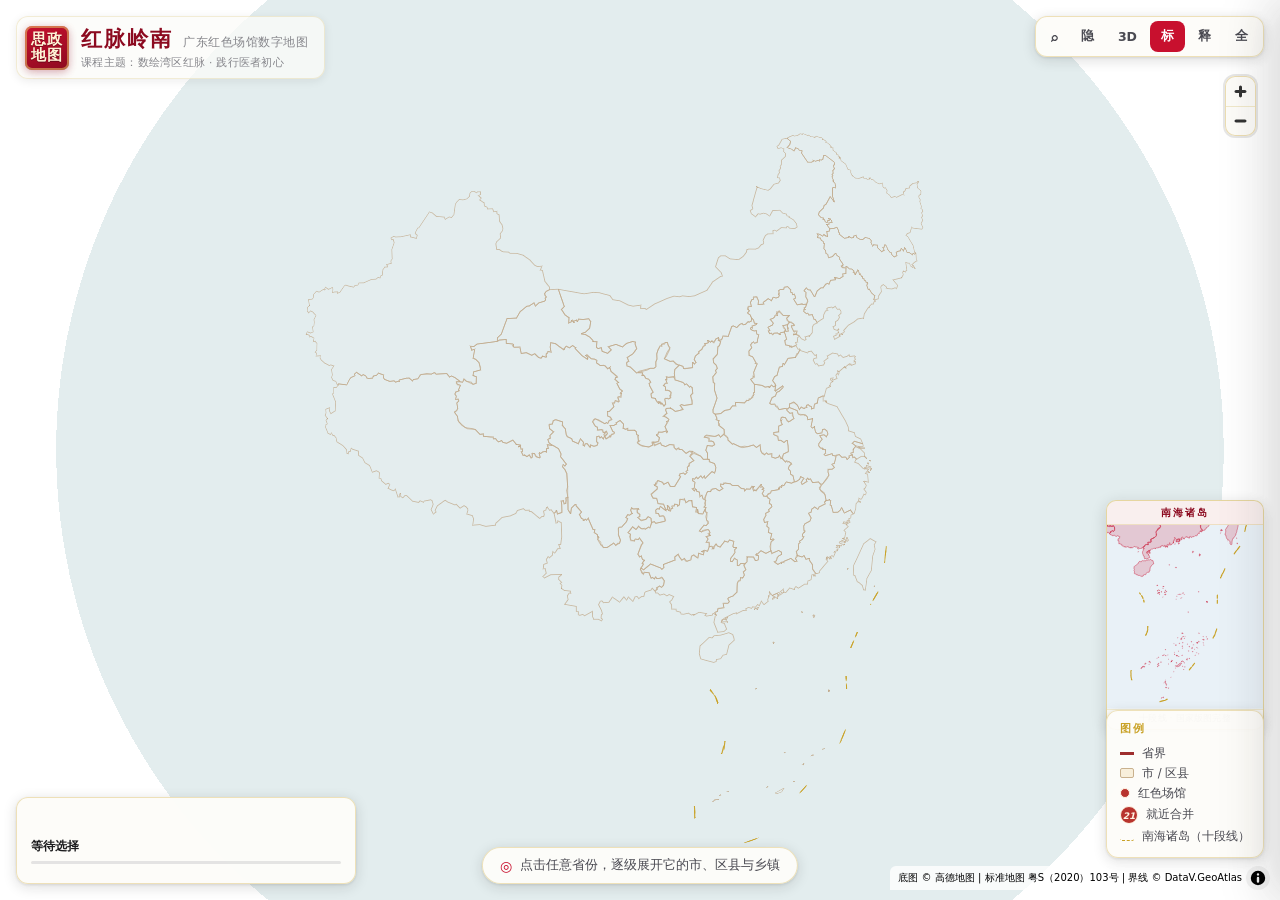
<file: index.html>
<!DOCTYPE html>
<html lang="zh-CN">
<head>
<meta charset="utf-8" />
<meta name="viewport" content="width=device-width, initial-scale=1, maximum-scale=1, user-scalable=no, viewport-fit=cover" />
<title>红脉岭南 · 广东红色场馆数字地图</title>
<meta name="description" content="红脉岭南——以广东省标准地图为底图，收录 64 处红色场馆，可从地球逐级下钻至市、区县、乡镇的数字地图作品。" />
<link rel="icon" href="./assets/favicon.svg" type="image/svg+xml" />
<link rel="stylesheet" href="./vendor/maplibre-gl.css" />
<link rel="stylesheet" href="./assets/style.css" />
</head>
<body>

<script>
/* 运行期错误收集：写入隐藏节点并输出到控制台 */
window.__ERRS = [];
function __logErr(msg) {
  window.__ERRS.push(msg);
  var d = document.getElementById('diag');
  if (d) d.textContent = 'ERR ' + window.__ERRS.join(' || ');
  console.error('[szMap]', msg);
}
window.addEventListener('error', function (e) {
  __logErr((e.message || 'error') + ' @ ' + String(e.filename || '').split('/').pop() + ':' + (e.lineno || ''));
});
window.addEventListener('unhandledrejection', function (e) {
  __logErr('REJECT ' + ((e.reason && e.reason.message) || String(e.reason)));
});
</script>

<!-- 全屏作用于 #app，保证界面控件一并进入全屏 -->
<div id="app">

  <div id="map" aria-label="中国思政数字地图"></div>

  <!-- 载入动画 -->
  <div id="boot" class="boot">
    <div class="boot__seal">思政<br>地图</div>
    <div class="boot__text">
      <p class="boot__t1">红脉岭南</p>
      <p class="boot__t1 boot__t1--sub">广东红色场馆数字地图</p>
      <p class="boot__t2">正在加载国家标准版底图…</p>
    </div>
    <div class="boot__bar"><i></i></div>
  </div>

  <!-- 左上：标题 -->
  <header class="hud hud--title" data-ui>
    <div class="seal">思政<br>地图</div>
    <div class="titles">
      <h1 class="h1-name">红脉岭南<em>广东红色场馆数字地图</em></h1>
      <p class="h1-sub">课程主题：数绘湾区红脉 · 践行医者初心</p>
    </div>
  </header>

  <!-- 右上：控件 -->
  <div class="hud hud--tools" data-ui>
    <button class="tool" id="btn-search" title="搜索红色场馆">⌕</button>
    <button class="tool" id="btn-hide" title="隐藏界面（快捷键 H）">隐</button>
    <button class="tool" id="btn-3d" title="广东 3D 立体地图">3D</button>
    <button class="tool" id="btn-basemap" title="切换卫星 / 标准底图">卫</button>
    <button class="tool" id="btn-panel" title="作品说明">释</button>
    <button class="tool" id="btn-full" title="全屏">全</button>
  </div>

  <!-- 搜索：点 ⌕ 展开，与控件同区 -->
  <div class="searchwrap" id="searchwrap" data-ui hidden>
    <input id="q" type="search" autocomplete="off" placeholder="搜索红色场馆 / 市 / 区县" aria-label="搜索" />
    <button class="search__clear" id="q-clear" aria-label="清除">×</button>
    <div class="qs" id="qs" hidden></div>
  </div>

  <!-- 红色传承提示（当某地铺满屏幕 75% 以上时出现） -->
  <div class="hud hud--red" id="redpanel" data-ui hidden>
    <div class="red__hd" id="red-title"></div>
    <div class="red__body" id="red-body"></div>
  </div>

  <!-- 左下：面包屑 + 展开进度 -->
  <div class="hud hud--nav" data-ui>
    <nav class="crumb" id="crumb" aria-label="层级导航"></nav>
    <div class="progress" id="progress">
      <div class="progress__row">
        <span class="progress__label" id="pg-label">等待选择</span>
        <span class="progress__count" id="pg-count"></span>
      </div>
      <div class="progress__track"><i id="pg-bar"></i></div>
      <div class="progress__basis" id="pg-basis"></div>
    </div>
  </div>

  <!-- 右下：南海诸岛附图 -->
  <div id="inset" data-ui hidden></div>

  <!-- 右下：图例 -->
  <div class="hud hud--legend" id="legend" data-ui>
    <div class="legend__title">图例</div>
    <div class="legend__item"><i class="sw sw--prov"></i>省界</div>
    <div class="legend__item"><i class="sw sw--region"></i>市 / 区县</div>
    <div class="legend__item"><i class="sw sw--venue"></i>红色场馆</div>
    <div class="legend__item"><i class="sw sw--cluster">21</i>就近合并</div>
    <div class="legend__item"><i class="sw sw--sea"></i>南海诸岛（十段线）</div>
  </div>

  <!-- 底部提示 -->
  <div class="hud hud--hint" id="hint" data-ui>
    <span class="hint__ico">◎</span>
    <span id="hint-text">点击任意省份，逐级展开它的市、区县与乡镇</span>
  </div>

  <!-- 右侧面板 -->
  <aside class="panel" id="panel" aria-hidden="true">
    <div class="panel__head">
      <h2 id="panel-title">作品说明</h2>
      <button class="panel__close" id="panel-close" aria-label="关闭">×</button>
    </div>
    <div class="panel__body" id="panel-body"></div>
  </aside>

  <!-- 弹层 -->
  <div class="toast" id="toast"></div>

  <!-- 悬停提示：跟随指针显示所属 -->
  <div class="tip" id="tip" hidden></div>

  <!-- 点击区块后显示的信息卡（不遮挡拖动） -->
  <div class="spot" id="spot" hidden>
    <button class="spot__close" id="spot-close" aria-label="关闭">×</button>
    <div class="spot__body" id="spot-body"></div>
  </div>

  <!-- 隐藏界面后的恢复按钮（始终可点） -->
  <button class="ui-restore" id="btn-show" title="显示界面（快捷键 H）">
    <span class="ui-restore__ico">显</span>
  </button>

</div>

<div id="diag" hidden></div>

<script>
/* 地理数据注册表：数据以 .js 形式按需注入，
   这样双击 index.html（file://）也能正常加载，不需要本地服务器 */
window.__GEO = {};
window.__GEO_SET = function (k, v) { window.__GEO[k] = v; };
window.__loadScript = function (src) {
  return new Promise(function (res, rej) {
    var s = document.createElement('script');
    s.src = src; s.async = true;
    s.onload = function () { s.remove(); res(); };
    s.onerror = function () { s.remove(); rej(new Error('load fail: ' + src)); };
    document.head.appendChild(s);
  });
};
</script>
<script src="./config.js"></script>
<script src="./data/gdp.js"></script>
<script src="./data/red-sites.js"></script>
  <script src="./data/gd-standard.js"></script>
<script src="./vendor/maplibre-gl.js"></script>
<script src="./assets/app.js"></script>
</body>
</html>
</file>
<file: vendor/maplibre-gl.css>
.maplibregl-map{font:12px/20px Helvetica Neue,Arial,Helvetica,sans-serif;overflow:hidden;position:relative;-webkit-tap-highlight-color:rgb(0 0 0/0)}.maplibregl-canvas{left:0;position:absolute;top:0}.maplibregl-map:fullscreen{height:100%;width:100%}.maplibregl-ctrl-group button.maplibregl-ctrl-compass{touch-action:none}.maplibregl-canvas-container.maplibregl-interactive,.maplibregl-ctrl-group button.maplibregl-ctrl-compass{cursor:grab;-webkit-user-select:none;-moz-user-select:none;user-select:none}.maplibregl-canvas-container.maplibregl-interactive.maplibregl-track-pointer{cursor:pointer}.maplibregl-canvas-container.maplibregl-interactive:active,.maplibregl-ctrl-group button.maplibregl-ctrl-compass:active{cursor:grabbing}.maplibregl-canvas-container.maplibregl-touch-zoom-rotate,.maplibregl-canvas-container.maplibregl-touch-zoom-rotate .maplibregl-canvas{touch-action:pan-x pan-y}.maplibregl-canvas-container.maplibregl-touch-drag-pan,.maplibregl-canvas-container.maplibregl-touch-drag-pan .maplibregl-canvas{touch-action:pinch-zoom}.maplibregl-canvas-container.maplibregl-touch-zoom-rotate.maplibregl-touch-drag-pan,.maplibregl-canvas-container.maplibregl-touch-zoom-rotate.maplibregl-touch-drag-pan .maplibregl-canvas{touch-action:none}.maplibregl-canvas-container.maplibregl-touch-drag-pan.maplibregl-cooperative-gestures,.maplibregl-canvas-container.maplibregl-touch-drag-pan.maplibregl-cooperative-gestures .maplibregl-canvas{touch-action:pan-x pan-y}.maplibregl-ctrl-bottom-left,.maplibregl-ctrl-bottom-right,.maplibregl-ctrl-top-left,.maplibregl-ctrl-top-right{pointer-events:none;position:absolute;z-index:2}.maplibregl-ctrl-top-left{left:0;top:0}.maplibregl-ctrl-top-right{right:0;top:0}.maplibregl-ctrl-bottom-left{bottom:0;left:0}.maplibregl-ctrl-bottom-right{bottom:0;right:0}.maplibregl-ctrl{clear:both;pointer-events:auto;transform:translate(0)}.maplibregl-ctrl-top-left .maplibregl-ctrl{float:left;margin:10px 0 0 10px}.maplibregl-ctrl-top-right .maplibregl-ctrl{float:right;margin:10px 10px 0 0}.maplibregl-ctrl-bottom-left .maplibregl-ctrl{float:left;margin:0 0 10px 10px}.maplibregl-ctrl-bottom-right .maplibregl-ctrl{float:right;margin:0 10px 10px 0}.maplibregl-ctrl-group{background:#fff;border-radius:4px}.maplibregl-ctrl-group:not(:empty){box-shadow:0 0 0 2px rgba(0,0,0,.1)}@media (forced-colors:active){.maplibregl-ctrl-group:not(:empty){box-shadow:0 0 0 2px ButtonText}}.maplibregl-ctrl-group button{background-color:transparent;border:0;box-sizing:border-box;cursor:pointer;display:block;height:29px;outline:none;padding:0;width:29px}.maplibregl-ctrl-group button+button{border-top:1px solid #ddd}.maplibregl-ctrl button .maplibregl-ctrl-icon{background-position:50%;background-repeat:no-repeat;display:block;height:100%;width:100%}@media (forced-colors:active){.maplibregl-ctrl-icon{background-color:transparent}.maplibregl-ctrl-group button+button{border-top:1px solid ButtonText}}.maplibregl-ctrl button::-moz-focus-inner{border:0;padding:0}.maplibregl-ctrl-attrib-button:focus,.maplibregl-ctrl-group button:focus{box-shadow:0 0 2px 2px #0096ff}.maplibregl-ctrl button:disabled{cursor:not-allowed}.maplibregl-ctrl button:disabled .maplibregl-ctrl-icon{opacity:.25}@media (hover:hover){.maplibregl-ctrl button:not(:disabled):hover{background-color:rgb(0 0 0/5%)}}.maplibregl-ctrl button:not(:disabled):active{background-color:rgb(0 0 0/5%)}.maplibregl-ctrl-group button:focus:focus-visible{box-shadow:0 0 2px 2px #0096ff}.maplibregl-ctrl-group button:focus:not(:focus-visible){box-shadow:none}.maplibregl-ctrl-group button:focus:first-child{border-radius:4px 4px 0 0}.maplibregl-ctrl-group button:focus:last-child{border-radius:0 0 4px 4px}.maplibregl-ctrl-group button:focus:only-child{border-radius:inherit}.maplibregl-ctrl button.maplibregl-ctrl-zoom-out .maplibregl-ctrl-icon{background-image:url("data:image/svg+xml;charset=utf-8,%3Csvg xmlns='http://www.w3.org/2000/svg' width='29' height='29' fill='%23333' viewBox='0 0 29 29'%3E%3Cpath d='M10 13c-.75 0-1.5.75-1.5 1.5S9.25 16 10 16h9c.75 0 1.5-.75 1.5-1.5S19.75 13 19 13z'/%3E%3C/svg%3E")}.maplibregl-ctrl button.maplibregl-ctrl-zoom-in .maplibregl-ctrl-icon{background-image:url("data:image/svg+xml;charset=utf-8,%3Csvg xmlns='http://www.w3.org/2000/svg' width='29' height='29' fill='%23333' viewBox='0 0 29 29'%3E%3Cpath d='M14.5 8.5c-.75 0-1.5.75-1.5 1.5v3h-3c-.75 0-1.5.75-1.5 1.5S9.25 16 10 16h3v3c0 .75.75 1.5 1.5 1.5S16 19.75 16 19v-3h3c.75 0 1.5-.75 1.5-1.5S19.75 13 19 13h-3v-3c0-.75-.75-1.5-1.5-1.5'/%3E%3C/svg%3E")}@media (forced-colors:active){.maplibregl-ctrl button.maplibregl-ctrl-zoom-out .maplibregl-ctrl-icon{background-image:url("data:image/svg+xml;charset=utf-8,%3Csvg xmlns='http://www.w3.org/2000/svg' width='29' height='29' fill='%23fff' viewBox='0 0 29 29'%3E%3Cpath d='M10 13c-.75 0-1.5.75-1.5 1.5S9.25 16 10 16h9c.75 0 1.5-.75 1.5-1.5S19.75 13 19 13z'/%3E%3C/svg%3E")}.maplibregl-ctrl button.maplibregl-ctrl-zoom-in .maplibregl-ctrl-icon{background-image:url("data:image/svg+xml;charset=utf-8,%3Csvg xmlns='http://www.w3.org/2000/svg' width='29' height='29' fill='%23fff' viewBox='0 0 29 29'%3E%3Cpath d='M14.5 8.5c-.75 0-1.5.75-1.5 1.5v3h-3c-.75 0-1.5.75-1.5 1.5S9.25 16 10 16h3v3c0 .75.75 1.5 1.5 1.5S16 19.75 16 19v-3h3c.75 0 1.5-.75 1.5-1.5S19.75 13 19 13h-3v-3c0-.75-.75-1.5-1.5-1.5'/%3E%3C/svg%3E")}}@media (forced-colors:active) and (prefers-color-scheme:light){.maplibregl-ctrl button.maplibregl-ctrl-zoom-out .maplibregl-ctrl-icon{background-image:url("data:image/svg+xml;charset=utf-8,%3Csvg xmlns='http://www.w3.org/2000/svg' width='29' height='29' viewBox='0 0 29 29'%3E%3Cpath d='M10 13c-.75 0-1.5.75-1.5 1.5S9.25 16 10 16h9c.75 0 1.5-.75 1.5-1.5S19.75 13 19 13z'/%3E%3C/svg%3E")}.maplibregl-ctrl button.maplibregl-ctrl-zoom-in .maplibregl-ctrl-icon{background-image:url("data:image/svg+xml;charset=utf-8,%3Csvg xmlns='http://www.w3.org/2000/svg' width='29' height='29' viewBox='0 0 29 29'%3E%3Cpath d='M14.5 8.5c-.75 0-1.5.75-1.5 1.5v3h-3c-.75 0-1.5.75-1.5 1.5S9.25 16 10 16h3v3c0 .75.75 1.5 1.5 1.5S16 19.75 16 19v-3h3c.75 0 1.5-.75 1.5-1.5S19.75 13 19 13h-3v-3c0-.75-.75-1.5-1.5-1.5'/%3E%3C/svg%3E")}}.maplibregl-ctrl button.maplibregl-ctrl-fullscreen .maplibregl-ctrl-icon{background-image:url("data:image/svg+xml;charset=utf-8,%3Csvg xmlns='http://www.w3.org/2000/svg' width='29' height='29' fill='%23333' viewBox='0 0 29 29'%3E%3Cpath d='M24 16v5.5c0 1.75-.75 2.5-2.5 2.5H16v-1l3-1.5-4-5.5 1-1 5.5 4 1.5-3zM6 16l1.5 3 5.5-4 1 1-4 5.5 3 1.5v1H7.5C5.75 24 5 23.25 5 21.5V16zm7-11v1l-3 1.5 4 5.5-1 1-5.5-4L6 13H5V7.5C5 5.75 5.75 5 7.5 5zm11 2.5c0-1.75-.75-2.5-2.5-2.5H16v1l3 1.5-4 5.5 1 1 5.5-4 1.5 3h1z'/%3E%3C/svg%3E")}.maplibregl-ctrl button.maplibregl-ctrl-shrink .maplibregl-ctrl-icon{background-image:url("data:image/svg+xml;charset=utf-8,%3Csvg xmlns='http://www.w3.org/2000/svg' width='29' height='29' viewBox='0 0 29 29'%3E%3Cpath d='M18.5 16c-1.75 0-2.5.75-2.5 2.5V24h1l1.5-3 5.5 4 1-1-4-5.5 3-1.5v-1zM13 18.5c0-1.75-.75-2.5-2.5-2.5H5v1l3 1.5L4 24l1 1 5.5-4 1.5 3h1zm3-8c0 1.75.75 2.5 2.5 2.5H24v-1l-3-1.5L25 5l-1-1-5.5 4L17 5h-1zM10.5 13c1.75 0 2.5-.75 2.5-2.5V5h-1l-1.5 3L5 4 4 5l4 5.5L5 12v1z'/%3E%3C/svg%3E")}@media (forced-colors:active){.maplibregl-ctrl button.maplibregl-ctrl-fullscreen .maplibregl-ctrl-icon{background-image:url("data:image/svg+xml;charset=utf-8,%3Csvg xmlns='http://www.w3.org/2000/svg' width='29' height='29' fill='%23fff' viewBox='0 0 29 29'%3E%3Cpath d='M24 16v5.5c0 1.75-.75 2.5-2.5 2.5H16v-1l3-1.5-4-5.5 1-1 5.5 4 1.5-3zM6 16l1.5 3 5.5-4 1 1-4 5.5 3 1.5v1H7.5C5.75 24 5 23.25 5 21.5V16zm7-11v1l-3 1.5 4 5.5-1 1-5.5-4L6 13H5V7.5C5 5.75 5.75 5 7.5 5zm11 2.5c0-1.75-.75-2.5-2.5-2.5H16v1l3 1.5-4 5.5 1 1 5.5-4 1.5 3h1z'/%3E%3C/svg%3E")}.maplibregl-ctrl button.maplibregl-ctrl-shrink .maplibregl-ctrl-icon{background-image:url("data:image/svg+xml;charset=utf-8,%3Csvg xmlns='http://www.w3.org/2000/svg' width='29' height='29' fill='%23fff' viewBox='0 0 29 29'%3E%3Cpath d='M18.5 16c-1.75 0-2.5.75-2.5 2.5V24h1l1.5-3 5.5 4 1-1-4-5.5 3-1.5v-1zM13 18.5c0-1.75-.75-2.5-2.5-2.5H5v1l3 1.5L4 24l1 1 5.5-4 1.5 3h1zm3-8c0 1.75.75 2.5 2.5 2.5H24v-1l-3-1.5L25 5l-1-1-5.5 4L17 5h-1zM10.5 13c1.75 0 2.5-.75 2.5-2.5V5h-1l-1.5 3L5 4 4 5l4 5.5L5 12v1z'/%3E%3C/svg%3E")}}@media (forced-colors:active) and (prefers-color-scheme:light){.maplibregl-ctrl button.maplibregl-ctrl-fullscreen .maplibregl-ctrl-icon{background-image:url("data:image/svg+xml;charset=utf-8,%3Csvg xmlns='http://www.w3.org/2000/svg' width='29' height='29' viewBox='0 0 29 29'%3E%3Cpath d='M24 16v5.5c0 1.75-.75 2.5-2.5 2.5H16v-1l3-1.5-4-5.5 1-1 5.5 4 1.5-3zM6 16l1.5 3 5.5-4 1 1-4 5.5 3 1.5v1H7.5C5.75 24 5 23.25 5 21.5V16zm7-11v1l-3 1.5 4 5.5-1 1-5.5-4L6 13H5V7.5C5 5.75 5.75 5 7.5 5zm11 2.5c0-1.75-.75-2.5-2.5-2.5H16v1l3 1.5-4 5.5 1 1 5.5-4 1.5 3h1z'/%3E%3C/svg%3E")}.maplibregl-ctrl button.maplibregl-ctrl-shrink .maplibregl-ctrl-icon{background-image:url("data:image/svg+xml;charset=utf-8,%3Csvg xmlns='http://www.w3.org/2000/svg' width='29' height='29' viewBox='0 0 29 29'%3E%3Cpath d='M18.5 16c-1.75 0-2.5.75-2.5 2.5V24h1l1.5-3 5.5 4 1-1-4-5.5 3-1.5v-1zM13 18.5c0-1.75-.75-2.5-2.5-2.5H5v1l3 1.5L4 24l1 1 5.5-4 1.5 3h1zm3-8c0 1.75.75 2.5 2.5 2.5H24v-1l-3-1.5L25 5l-1-1-5.5 4L17 5h-1zM10.5 13c1.75 0 2.5-.75 2.5-2.5V5h-1l-1.5 3L5 4 4 5l4 5.5L5 12v1z'/%3E%3C/svg%3E")}}.maplibregl-ctrl button.maplibregl-ctrl-compass .maplibregl-ctrl-icon{background-image:url("data:image/svg+xml;charset=utf-8,%3Csvg xmlns='http://www.w3.org/2000/svg' width='29' height='29' fill='%23333' viewBox='0 0 29 29'%3E%3Cpath d='m10.5 14 4-8 4 8z'/%3E%3Cpath fill='%23ccc' d='m10.5 16 4 8 4-8z'/%3E%3C/svg%3E")}@media (forced-colors:active){.maplibregl-ctrl button.maplibregl-ctrl-compass .maplibregl-ctrl-icon{background-image:url("data:image/svg+xml;charset=utf-8,%3Csvg xmlns='http://www.w3.org/2000/svg' width='29' height='29' fill='%23fff' viewBox='0 0 29 29'%3E%3Cpath d='m10.5 14 4-8 4 8z'/%3E%3Cpath fill='%23ccc' d='m10.5 16 4 8 4-8z'/%3E%3C/svg%3E")}}@media (forced-colors:active) and (prefers-color-scheme:light){.maplibregl-ctrl button.maplibregl-ctrl-compass .maplibregl-ctrl-icon{background-image:url("data:image/svg+xml;charset=utf-8,%3Csvg xmlns='http://www.w3.org/2000/svg' width='29' height='29' viewBox='0 0 29 29'%3E%3Cpath d='m10.5 14 4-8 4 8z'/%3E%3Cpath fill='%23ccc' d='m10.5 16 4 8 4-8z'/%3E%3C/svg%3E")}}.maplibregl-ctrl button.maplibregl-ctrl-globe .maplibregl-ctrl-icon{background-image:url("data:image/svg+xml;charset=utf-8,%3Csvg xmlns='http://www.w3.org/2000/svg' width='22' height='22' fill='none' stroke='%23333' viewBox='0 0 22 22'%3E%3Ccircle cx='11' cy='11' r='8.5'/%3E%3Cpath d='M17.5 11c0 4.819-3.02 8.5-6.5 8.5S4.5 15.819 4.5 11 7.52 2.5 11 2.5s6.5 3.681 6.5 8.5Z'/%3E%3Cpath d='M13.5 11c0 2.447-.331 4.64-.853 6.206-.262.785-.562 1.384-.872 1.777-.314.399-.58.517-.775.517s-.461-.118-.775-.517c-.31-.393-.61-.992-.872-1.777C8.831 15.64 8.5 13.446 8.5 11s.331-4.64.853-6.206c.262-.785.562-1.384.872-1.777.314-.399.58-.517.775-.517s.461.118.775.517c.31.393.61.992.872 1.777.522 1.565.853 3.76.853 6.206Z'/%3E%3Cpath d='M11 7.5c-1.909 0-3.622-.166-4.845-.428-.616-.132-1.08-.283-1.379-.434a1.3 1.3 0 0 1-.224-.138q.07-.058.224-.138c.299-.151.763-.302 1.379-.434C7.378 5.666 9.091 5.5 11 5.5s3.622.166 4.845.428c.616.132 1.08.283 1.379.434.105.053.177.1.224.138q-.07.058-.224.138c-.299.151-.763.302-1.379.434-1.223.262-2.936.428-4.845.428ZM4.486 6.436ZM11 16.5c-1.909 0-3.622-.166-4.845-.428-.616-.132-1.08-.283-1.379-.434a1.3 1.3 0 0 1-.224-.138 1.3 1.3 0 0 1 .224-.138c.299-.151.763-.302 1.379-.434C7.378 14.666 9.091 14.5 11 14.5s3.622.166 4.845.428c.616.132 1.08.283 1.379.434.105.053.177.1.224.138a1.3 1.3 0 0 1-.224.138c-.299.151-.763.302-1.379.434-1.223.262-2.936.428-4.845.428Zm-6.514-1.064ZM11 12.5c-2.46 0-4.672-.222-6.255-.574-.796-.177-1.406-.38-1.805-.59a1.5 1.5 0 0 1-.39-.272.3.3 0 0 1-.047-.064.3.3 0 0 1 .048-.064c.066-.073.189-.167.389-.272.399-.21 1.009-.413 1.805-.59C6.328 9.722 8.54 9.5 11 9.5s4.672.222 6.256.574c.795.177 1.405.38 1.804.59.2.105.323.2.39.272a.3.3 0 0 1 .047.064.3.3 0 0 1-.048.064 1.4 1.4 0 0 1-.389.272c-.399.21-1.009.413-1.804.59-1.584.352-3.796.574-6.256.574Zm-8.501-1.51v.002zm0 .018v.002zm17.002.002v-.002zm0-.018v-.002z'/%3E%3C/svg%3E")}.maplibregl-ctrl button.maplibregl-ctrl-globe-enabled .maplibregl-ctrl-icon{background-image:url("data:image/svg+xml;charset=utf-8,%3Csvg xmlns='http://www.w3.org/2000/svg' width='22' height='22' fill='none' stroke='%2333b5e5' viewBox='0 0 22 22'%3E%3Ccircle cx='11' cy='11' r='8.5'/%3E%3Cpath d='M17.5 11c0 4.819-3.02 8.5-6.5 8.5S4.5 15.819 4.5 11 7.52 2.5 11 2.5s6.5 3.681 6.5 8.5Z'/%3E%3Cpath d='M13.5 11c0 2.447-.331 4.64-.853 6.206-.262.785-.562 1.384-.872 1.777-.314.399-.58.517-.775.517s-.461-.118-.775-.517c-.31-.393-.61-.992-.872-1.777C8.831 15.64 8.5 13.446 8.5 11s.331-4.64.853-6.206c.262-.785.562-1.384.872-1.777.314-.399.58-.517.775-.517s.461.118.775.517c.31.393.61.992.872 1.777.522 1.565.853 3.76.853 6.206Z'/%3E%3Cpath d='M11 7.5c-1.909 0-3.622-.166-4.845-.428-.616-.132-1.08-.283-1.379-.434a1.3 1.3 0 0 1-.224-.138q.07-.058.224-.138c.299-.151.763-.302 1.379-.434C7.378 5.666 9.091 5.5 11 5.5s3.622.166 4.845.428c.616.132 1.08.283 1.379.434.105.053.177.1.224.138q-.07.058-.224.138c-.299.151-.763.302-1.379.434-1.223.262-2.936.428-4.845.428ZM4.486 6.436ZM11 16.5c-1.909 0-3.622-.166-4.845-.428-.616-.132-1.08-.283-1.379-.434a1.3 1.3 0 0 1-.224-.138 1.3 1.3 0 0 1 .224-.138c.299-.151.763-.302 1.379-.434C7.378 14.666 9.091 14.5 11 14.5s3.622.166 4.845.428c.616.132 1.08.283 1.379.434.105.053.177.1.224.138a1.3 1.3 0 0 1-.224.138c-.299.151-.763.302-1.379.434-1.223.262-2.936.428-4.845.428Zm-6.514-1.064ZM11 12.5c-2.46 0-4.672-.222-6.255-.574-.796-.177-1.406-.38-1.805-.59a1.5 1.5 0 0 1-.39-.272.3.3 0 0 1-.047-.064.3.3 0 0 1 .048-.064c.066-.073.189-.167.389-.272.399-.21 1.009-.413 1.805-.59C6.328 9.722 8.54 9.5 11 9.5s4.672.222 6.256.574c.795.177 1.405.38 1.804.59.2.105.323.2.39.272a.3.3 0 0 1 .047.064.3.3 0 0 1-.048.064 1.4 1.4 0 0 1-.389.272c-.399.21-1.009.413-1.804.59-1.584.352-3.796.574-6.256.574Zm-8.501-1.51v.002zm0 .018v.002zm17.002.002v-.002zm0-.018v-.002z'/%3E%3C/svg%3E")}.maplibregl-ctrl button.maplibregl-ctrl-terrain .maplibregl-ctrl-icon{background-image:url("data:image/svg+xml;charset=utf-8,%3Csvg xmlns='http://www.w3.org/2000/svg' width='22' height='22' fill='%23333' viewBox='0 0 22 22'%3E%3Cpath d='m1.754 13.406 4.453-4.851 3.09 3.09 3.281 3.277.969-.969-3.309-3.312 3.844-4.121 6.148 6.886h1.082v-.855l-7.207-8.07-4.84 5.187L6.169 6.57l-5.48 5.965v.871ZM.688 16.844h20.625v1.375H.688Zm0 0'/%3E%3C/svg%3E")}.maplibregl-ctrl button.maplibregl-ctrl-terrain-enabled .maplibregl-ctrl-icon{background-image:url("data:image/svg+xml;charset=utf-8,%3Csvg xmlns='http://www.w3.org/2000/svg' width='22' height='22' fill='%2333b5e5' viewBox='0 0 22 22'%3E%3Cpath d='m1.754 13.406 4.453-4.851 3.09 3.09 3.281 3.277.969-.969-3.309-3.312 3.844-4.121 6.148 6.886h1.082v-.855l-7.207-8.07-4.84 5.187L6.169 6.57l-5.48 5.965v.871ZM.688 16.844h20.625v1.375H.688Zm0 0'/%3E%3C/svg%3E")}.maplibregl-ctrl button.maplibregl-ctrl-geolocate .maplibregl-ctrl-icon{background-image:url("data:image/svg+xml;charset=utf-8,%3Csvg xmlns='http://www.w3.org/2000/svg' width='29' height='29' fill='%23333' viewBox='0 0 20 20'%3E%3Cpath d='M10 4C9 4 9 5 9 5v.1A5 5 0 0 0 5.1 9H5s-1 0-1 1 1 1 1 1h.1A5 5 0 0 0 9 14.9v.1s0 1 1 1 1-1 1-1v-.1a5 5 0 0 0 3.9-3.9h.1s1 0 1-1-1-1-1-1h-.1A5 5 0 0 0 11 5.1V5s0-1-1-1m0 2.5a3.5 3.5 0 1 1 0 7 3.5 3.5 0 1 1 0-7'/%3E%3Ccircle cx='10' cy='10' r='2'/%3E%3C/svg%3E")}.maplibregl-ctrl button.maplibregl-ctrl-geolocate:disabled .maplibregl-ctrl-icon{background-image:url("data:image/svg+xml;charset=utf-8,%3Csvg xmlns='http://www.w3.org/2000/svg' width='29' height='29' fill='%23aaa' viewBox='0 0 20 20'%3E%3Cpath d='M10 4C9 4 9 5 9 5v.1A5 5 0 0 0 5.1 9H5s-1 0-1 1 1 1 1 1h.1A5 5 0 0 0 9 14.9v.1s0 1 1 1 1-1 1-1v-.1a5 5 0 0 0 3.9-3.9h.1s1 0 1-1-1-1-1-1h-.1A5 5 0 0 0 11 5.1V5s0-1-1-1m0 2.5a3.5 3.5 0 1 1 0 7 3.5 3.5 0 1 1 0-7'/%3E%3Ccircle cx='10' cy='10' r='2'/%3E%3Cpath fill='red' d='m14 5 1 1-9 9-1-1z'/%3E%3C/svg%3E")}.maplibregl-ctrl button.maplibregl-ctrl-geolocate.maplibregl-ctrl-geolocate-active .maplibregl-ctrl-icon{background-image:url("data:image/svg+xml;charset=utf-8,%3Csvg xmlns='http://www.w3.org/2000/svg' width='29' height='29' fill='%2333b5e5' viewBox='0 0 20 20'%3E%3Cpath d='M10 4C9 4 9 5 9 5v.1A5 5 0 0 0 5.1 9H5s-1 0-1 1 1 1 1 1h.1A5 5 0 0 0 9 14.9v.1s0 1 1 1 1-1 1-1v-.1a5 5 0 0 0 3.9-3.9h.1s1 0 1-1-1-1-1-1h-.1A5 5 0 0 0 11 5.1V5s0-1-1-1m0 2.5a3.5 3.5 0 1 1 0 7 3.5 3.5 0 1 1 0-7'/%3E%3Ccircle cx='10' cy='10' r='2'/%3E%3C/svg%3E")}.maplibregl-ctrl button.maplibregl-ctrl-geolocate.maplibregl-ctrl-geolocate-active-error .maplibregl-ctrl-icon{background-image:url("data:image/svg+xml;charset=utf-8,%3Csvg xmlns='http://www.w3.org/2000/svg' width='29' height='29' fill='%23e58978' viewBox='0 0 20 20'%3E%3Cpath d='M10 4C9 4 9 5 9 5v.1A5 5 0 0 0 5.1 9H5s-1 0-1 1 1 1 1 1h.1A5 5 0 0 0 9 14.9v.1s0 1 1 1 1-1 1-1v-.1a5 5 0 0 0 3.9-3.9h.1s1 0 1-1-1-1-1-1h-.1A5 5 0 0 0 11 5.1V5s0-1-1-1m0 2.5a3.5 3.5 0 1 1 0 7 3.5 3.5 0 1 1 0-7'/%3E%3Ccircle cx='10' cy='10' r='2'/%3E%3C/svg%3E")}.maplibregl-ctrl button.maplibregl-ctrl-geolocate.maplibregl-ctrl-geolocate-background .maplibregl-ctrl-icon{background-image:url("data:image/svg+xml;charset=utf-8,%3Csvg xmlns='http://www.w3.org/2000/svg' width='29' height='29' fill='%2333b5e5' viewBox='0 0 20 20'%3E%3Cpath d='M10 4C9 4 9 5 9 5v.1A5 5 0 0 0 5.1 9H5s-1 0-1 1 1 1 1 1h.1A5 5 0 0 0 9 14.9v.1s0 1 1 1 1-1 1-1v-.1a5 5 0 0 0 3.9-3.9h.1s1 0 1-1-1-1-1-1h-.1A5 5 0 0 0 11 5.1V5s0-1-1-1m0 2.5a3.5 3.5 0 1 1 0 7 3.5 3.5 0 1 1 0-7'/%3E%3C/svg%3E")}.maplibregl-ctrl button.maplibregl-ctrl-geolocate.maplibregl-ctrl-geolocate-background-error .maplibregl-ctrl-icon{background-image:url("data:image/svg+xml;charset=utf-8,%3Csvg xmlns='http://www.w3.org/2000/svg' width='29' height='29' fill='%23e54e33' viewBox='0 0 20 20'%3E%3Cpath d='M10 4C9 4 9 5 9 5v.1A5 5 0 0 0 5.1 9H5s-1 0-1 1 1 1 1 1h.1A5 5 0 0 0 9 14.9v.1s0 1 1 1 1-1 1-1v-.1a5 5 0 0 0 3.9-3.9h.1s1 0 1-1-1-1-1-1h-.1A5 5 0 0 0 11 5.1V5s0-1-1-1m0 2.5a3.5 3.5 0 1 1 0 7 3.5 3.5 0 1 1 0-7'/%3E%3C/svg%3E")}.maplibregl-ctrl button.maplibregl-ctrl-geolocate.maplibregl-ctrl-geolocate-waiting .maplibregl-ctrl-icon{animation:maplibregl-spin 2s linear infinite}@media (forced-colors:active){.maplibregl-ctrl button.maplibregl-ctrl-geolocate .maplibregl-ctrl-icon{background-image:url("data:image/svg+xml;charset=utf-8,%3Csvg xmlns='http://www.w3.org/2000/svg' width='29' height='29' fill='%23fff' viewBox='0 0 20 20'%3E%3Cpath d='M10 4C9 4 9 5 9 5v.1A5 5 0 0 0 5.1 9H5s-1 0-1 1 1 1 1 1h.1A5 5 0 0 0 9 14.9v.1s0 1 1 1 1-1 1-1v-.1a5 5 0 0 0 3.9-3.9h.1s1 0 1-1-1-1-1-1h-.1A5 5 0 0 0 11 5.1V5s0-1-1-1m0 2.5a3.5 3.5 0 1 1 0 7 3.5 3.5 0 1 1 0-7'/%3E%3Ccircle cx='10' cy='10' r='2'/%3E%3C/svg%3E")}.maplibregl-ctrl button.maplibregl-ctrl-geolocate:disabled .maplibregl-ctrl-icon{background-image:url("data:image/svg+xml;charset=utf-8,%3Csvg xmlns='http://www.w3.org/2000/svg' width='29' height='29' fill='%23999' viewBox='0 0 20 20'%3E%3Cpath d='M10 4C9 4 9 5 9 5v.1A5 5 0 0 0 5.1 9H5s-1 0-1 1 1 1 1 1h.1A5 5 0 0 0 9 14.9v.1s0 1 1 1 1-1 1-1v-.1a5 5 0 0 0 3.9-3.9h.1s1 0 1-1-1-1-1-1h-.1A5 5 0 0 0 11 5.1V5s0-1-1-1m0 2.5a3.5 3.5 0 1 1 0 7 3.5 3.5 0 1 1 0-7'/%3E%3Ccircle cx='10' cy='10' r='2'/%3E%3Cpath fill='red' d='m14 5 1 1-9 9-1-1z'/%3E%3C/svg%3E")}.maplibregl-ctrl button.maplibregl-ctrl-geolocate.maplibregl-ctrl-geolocate-active .maplibregl-ctrl-icon{background-image:url("data:image/svg+xml;charset=utf-8,%3Csvg xmlns='http://www.w3.org/2000/svg' width='29' height='29' fill='%2333b5e5' viewBox='0 0 20 20'%3E%3Cpath d='M10 4C9 4 9 5 9 5v.1A5 5 0 0 0 5.1 9H5s-1 0-1 1 1 1 1 1h.1A5 5 0 0 0 9 14.9v.1s0 1 1 1 1-1 1-1v-.1a5 5 0 0 0 3.9-3.9h.1s1 0 1-1-1-1-1-1h-.1A5 5 0 0 0 11 5.1V5s0-1-1-1m0 2.5a3.5 3.5 0 1 1 0 7 3.5 3.5 0 1 1 0-7'/%3E%3Ccircle cx='10' cy='10' r='2'/%3E%3C/svg%3E")}.maplibregl-ctrl button.maplibregl-ctrl-geolocate.maplibregl-ctrl-geolocate-active-error .maplibregl-ctrl-icon{background-image:url("data:image/svg+xml;charset=utf-8,%3Csvg xmlns='http://www.w3.org/2000/svg' width='29' height='29' fill='%23e58978' viewBox='0 0 20 20'%3E%3Cpath d='M10 4C9 4 9 5 9 5v.1A5 5 0 0 0 5.1 9H5s-1 0-1 1 1 1 1 1h.1A5 5 0 0 0 9 14.9v.1s0 1 1 1 1-1 1-1v-.1a5 5 0 0 0 3.9-3.9h.1s1 0 1-1-1-1-1-1h-.1A5 5 0 0 0 11 5.1V5s0-1-1-1m0 2.5a3.5 3.5 0 1 1 0 7 3.5 3.5 0 1 1 0-7'/%3E%3Ccircle cx='10' cy='10' r='2'/%3E%3C/svg%3E")}.maplibregl-ctrl button.maplibregl-ctrl-geolocate.maplibregl-ctrl-geolocate-background .maplibregl-ctrl-icon{background-image:url("data:image/svg+xml;charset=utf-8,%3Csvg xmlns='http://www.w3.org/2000/svg' width='29' height='29' fill='%2333b5e5' viewBox='0 0 20 20'%3E%3Cpath d='M10 4C9 4 9 5 9 5v.1A5 5 0 0 0 5.1 9H5s-1 0-1 1 1 1 1 1h.1A5 5 0 0 0 9 14.9v.1s0 1 1 1 1-1 1-1v-.1a5 5 0 0 0 3.9-3.9h.1s1 0 1-1-1-1-1-1h-.1A5 5 0 0 0 11 5.1V5s0-1-1-1m0 2.5a3.5 3.5 0 1 1 0 7 3.5 3.5 0 1 1 0-7'/%3E%3C/svg%3E")}.maplibregl-ctrl button.maplibregl-ctrl-geolocate.maplibregl-ctrl-geolocate-background-error .maplibregl-ctrl-icon{background-image:url("data:image/svg+xml;charset=utf-8,%3Csvg xmlns='http://www.w3.org/2000/svg' width='29' height='29' fill='%23e54e33' viewBox='0 0 20 20'%3E%3Cpath d='M10 4C9 4 9 5 9 5v.1A5 5 0 0 0 5.1 9H5s-1 0-1 1 1 1 1 1h.1A5 5 0 0 0 9 14.9v.1s0 1 1 1 1-1 1-1v-.1a5 5 0 0 0 3.9-3.9h.1s1 0 1-1-1-1-1-1h-.1A5 5 0 0 0 11 5.1V5s0-1-1-1m0 2.5a3.5 3.5 0 1 1 0 7 3.5 3.5 0 1 1 0-7'/%3E%3C/svg%3E")}}@media (forced-colors:active) and (prefers-color-scheme:light){.maplibregl-ctrl button.maplibregl-ctrl-geolocate .maplibregl-ctrl-icon{background-image:url("data:image/svg+xml;charset=utf-8,%3Csvg xmlns='http://www.w3.org/2000/svg' width='29' height='29' viewBox='0 0 20 20'%3E%3Cpath d='M10 4C9 4 9 5 9 5v.1A5 5 0 0 0 5.1 9H5s-1 0-1 1 1 1 1 1h.1A5 5 0 0 0 9 14.9v.1s0 1 1 1 1-1 1-1v-.1a5 5 0 0 0 3.9-3.9h.1s1 0 1-1-1-1-1-1h-.1A5 5 0 0 0 11 5.1V5s0-1-1-1m0 2.5a3.5 3.5 0 1 1 0 7 3.5 3.5 0 1 1 0-7'/%3E%3Ccircle cx='10' cy='10' r='2'/%3E%3C/svg%3E")}.maplibregl-ctrl button.maplibregl-ctrl-geolocate:disabled .maplibregl-ctrl-icon{background-image:url("data:image/svg+xml;charset=utf-8,%3Csvg xmlns='http://www.w3.org/2000/svg' width='29' height='29' fill='%23666' viewBox='0 0 20 20'%3E%3Cpath d='M10 4C9 4 9 5 9 5v.1A5 5 0 0 0 5.1 9H5s-1 0-1 1 1 1 1 1h.1A5 5 0 0 0 9 14.9v.1s0 1 1 1 1-1 1-1v-.1a5 5 0 0 0 3.9-3.9h.1s1 0 1-1-1-1-1-1h-.1A5 5 0 0 0 11 5.1V5s0-1-1-1m0 2.5a3.5 3.5 0 1 1 0 7 3.5 3.5 0 1 1 0-7'/%3E%3Ccircle cx='10' cy='10' r='2'/%3E%3Cpath fill='red' d='m14 5 1 1-9 9-1-1z'/%3E%3C/svg%3E")}}@keyframes maplibregl-spin{0%{transform:rotate(0deg)}to{transform:rotate(1turn)}}a.maplibregl-ctrl-logo{background-image:url("data:image/svg+xml;charset=utf-8,%3Csvg xmlns='http://www.w3.org/2000/svg' width='88' height='23' fill='none'%3E%3Cpath fill='%23000' fill-opacity='.4' fill-rule='evenodd' d='M17.408 16.796h-1.827l2.501-12.095h.198l3.324 6.533.988 2.19.988-2.19 3.258-6.533h.181l2.6 12.095h-1.81l-1.218-5.644-.362-1.71-.658 1.71-2.929 5.644h-.098l-2.914-5.644-.757-1.71-.345 1.71zm1.958-3.42-.726 3.663a1.255 1.255 0 0 1-1.232 1.011h-1.827a1.255 1.255 0 0 1-1.229-1.509l2.501-12.095a1.255 1.255 0 0 1 1.23-1.001h.197a1.25 1.25 0 0 1 1.12.685l3.19 6.273 3.125-6.263a1.25 1.25 0 0 1 1.123-.695h.181a1.255 1.255 0 0 1 1.227.991l1.443 6.71a5 5 0 0 1 .314-.787l.009-.016a4.6 4.6 0 0 1 1.777-1.887c.782-.46 1.668-.667 2.611-.667a4.6 4.6 0 0 1 1.7.32l.306.134c.21-.16.474-.256.759-.256h1.694a1.255 1.255 0 0 1 1.212.925 1.255 1.255 0 0 1 1.212-.925h1.711c.284 0 .545.094.755.252.613-.3 1.312-.45 2.075-.45 1.356 0 2.557.445 3.482 1.4q.47.48.763 1.064V4.701a1.255 1.255 0 0 1 1.255-1.255h1.86A1.255 1.255 0 0 1 54.44 4.7v9.194h2.217c.19 0 .37.043.532.118v-4.77c0-.356.147-.678.385-.906a2.42 2.42 0 0 1-.682-1.71c0-.665.267-1.253.735-1.7a2.45 2.45 0 0 1 1.722-.674 2.43 2.43 0 0 1 1.705.675q.318.302.504.683V4.7a1.255 1.255 0 0 1 1.255-1.255h1.744A1.255 1.255 0 0 1 65.812 4.7v3.335a4.8 4.8 0 0 1 1.526-.246c.938 0 1.817.214 2.59.69a4.47 4.47 0 0 1 1.67 1.743v-.98a1.255 1.255 0 0 1 1.256-1.256h1.777c.233 0 .451.064.639.174a3.4 3.4 0 0 1 1.567-.372c.346 0 .861.02 1.285.232a1.25 1.25 0 0 1 .689 1.004 4.7 4.7 0 0 1 .853-.588c.795-.44 1.675-.647 2.61-.647 1.385 0 2.65.39 3.525 1.396.836.938 1.168 2.173 1.168 3.528q-.001.515-.056 1.051a1.255 1.255 0 0 1-.947 1.09l.408.952a1.255 1.255 0 0 1-.477 1.552c-.418.268-.92.463-1.458.612-.613.171-1.304.244-2.049.244-1.06 0-2.043-.207-2.886-.698l-.015-.008c-.798-.48-1.419-1.135-1.818-1.963l-.004-.008a5.8 5.8 0 0 1-.548-2.512q0-.429.053-.843a1.3 1.3 0 0 1-.333-.086l-.166-.004c-.223 0-.426.062-.643.228-.03.024-.142.139-.142.59v3.883a1.255 1.255 0 0 1-1.256 1.256h-1.777a1.255 1.255 0 0 1-1.256-1.256V15.69l-.032.057a4.8 4.8 0 0 1-1.86 1.833 5.04 5.04 0 0 1-2.484.634 4.5 4.5 0 0 1-1.935-.424 1.25 1.25 0 0 1-.764.258h-1.71a1.255 1.255 0 0 1-1.256-1.255V7.687a2.4 2.4 0 0 1-.428.625c.253.23.412.561.412.93v7.553a1.255 1.255 0 0 1-1.256 1.255h-1.843a1.25 1.25 0 0 1-.894-.373c-.228.23-.544.373-.894.373H51.32a1.255 1.255 0 0 1-1.256-1.255v-1.251l-.061.117a4.7 4.7 0 0 1-1.782 1.884 4.77 4.77 0 0 1-2.485.67 5.6 5.6 0 0 1-1.485-.188l.009 2.764a1.255 1.255 0 0 1-1.255 1.259h-1.729a1.255 1.255 0 0 1-1.255-1.255v-3.537a1.255 1.255 0 0 1-1.167.793h-1.679a1.25 1.25 0 0 1-.77-.263 4.5 4.5 0 0 1-1.945.429c-.885 0-1.724-.21-2.495-.632l-.017-.01a5 5 0 0 1-1.081-.836 1.255 1.255 0 0 1-1.254 1.312h-1.81a1.255 1.255 0 0 1-1.228-.99l-.782-3.625-2.044 3.939a1.25 1.25 0 0 1-1.115.676h-.098a1.25 1.25 0 0 1-1.116-.68l-2.061-3.994zM35.92 16.63l.207-.114.223-.15q.493-.356.735-.785l.061-.118.033 1.332h1.678V9.242h-1.694l-.033 1.267q-.133-.329-.526-.658l-.032-.028a3.2 3.2 0 0 0-.668-.428l-.27-.12a3.3 3.3 0 0 0-1.235-.23q-1.136-.001-1.974.493a3.36 3.36 0 0 0-1.3 1.382q-.445.89-.444 2.074 0 1.2.51 2.107a3.8 3.8 0 0 0 1.382 1.381 3.9 3.9 0 0 0 1.893.477q.795 0 1.455-.33zm-2.789-5.38q-.576.675-.575 1.762 0 1.102.559 1.794.576.675 1.645.675a2.25 2.25 0 0 0 .934-.19 2.2 2.2 0 0 0 .468-.29l.178-.161a2.2 2.2 0 0 0 .397-.561q.244-.5.244-1.15v-.115q0-.708-.296-1.267l-.043-.077a2.2 2.2 0 0 0-.633-.709l-.13-.086-.047-.028a2.1 2.1 0 0 0-1.073-.285q-1.052 0-1.629.692zm2.316 2.706c.163-.17.28-.407.28-.83v-.114c0-.292-.06-.508-.15-.68a.96.96 0 0 0-.353-.389.85.85 0 0 0-.464-.127c-.4 0-.56.114-.664.239l-.01.012c-.148.174-.275.45-.275.945 0 .506.122.801.27.99.097.11.266.224.68.224.303 0 .504-.09.687-.269zm7.545 1.705a2.6 2.6 0 0 0 .331.423q.319.33.755.548l.173.074q.65.255 1.49.255 1.02 0 1.844-.493a3.45 3.45 0 0 0 1.316-1.4q.493-.904.493-2.089 0-1.909-.988-2.913-.988-1.02-2.584-1.02-.898 0-1.575.347a3 3 0 0 0-.415.262l-.199.166a3.4 3.4 0 0 0-.64.82V9.242h-1.712v11.553h1.729l-.017-5.134zm.53-1.138q.206.29.48.5l.155.11.053.034q.51.296 1.119.297 1.07 0 1.645-.675.577-.69.576-1.762 0-1.119-.576-1.777-.558-.675-1.645-.675-.435 0-.835.16a2 2 0 0 0-.284.136 2 2 0 0 0-.363.254 2.2 2.2 0 0 0-.46.569l-.082.162a2.6 2.6 0 0 0-.213 1.072v.115q0 .707.296 1.267l.135.211zm.964-.818a1.1 1.1 0 0 0 .367.385.94.94 0 0 0 .476.118c.423 0 .59-.117.687-.23.159-.194.28-.478.28-.95 0-.53-.133-.8-.266-.952l-.021-.025c-.078-.094-.231-.221-.68-.221a1 1 0 0 0-.503.135l-.012.007a.86.86 0 0 0-.335.343c-.073.133-.132.324-.132.614v.115a1.4 1.4 0 0 0 .14.66zm15.7-6.222q.347-.346.346-.856a1.05 1.05 0 0 0-.345-.79 1.18 1.18 0 0 0-.84-.329q-.51 0-.855.33a1.05 1.05 0 0 0-.346.79q0 .51.346.855.345.346.856.346.51 0 .839-.346zm4.337 9.314.033-1.332q.191.403.59.747l.098.081a4 4 0 0 0 .316.224l.223.122a3.2 3.2 0 0 0 1.44.322 3.8 3.8 0 0 0 1.875-.477 3.5 3.5 0 0 0 1.382-1.366q.527-.89.526-2.09 0-1.184-.444-2.073a3.24 3.24 0 0 0-1.283-1.399q-.823-.51-1.942-.51a3.5 3.5 0 0 0-1.527.344l-.086.043-.165.09a3 3 0 0 0-.33.214q-.432.315-.656.707a2 2 0 0 0-.099.198l.082-1.283V4.701h-1.744v12.095zm.473-2.509a2.5 2.5 0 0 0 .566.7q.117.098.245.18l.144.08a2.1 2.1 0 0 0 .975.232q1.07 0 1.645-.675.576-.69.576-1.778 0-1.102-.576-1.777-.56-.691-1.645-.692a2.2 2.2 0 0 0-1.015.235q-.22.113-.415.282l-.15.142a2.1 2.1 0 0 0-.42.594q-.223.479-.223 1.1v.115q0 .705.293 1.26zm2.616-.293c.157-.191.28-.479.28-.967 0-.51-.13-.79-.276-.961l-.021-.026c-.082-.1-.232-.225-.67-.225a.87.87 0 0 0-.681.279l-.012.011c-.154.155-.274.38-.274.807v.115c0 .285.057.499.144.669a1.1 1.1 0 0 0 .367.405c.137.082.28.123.455.123.423 0 .59-.118.686-.23zm8.266-3.013q.345-.13.724-.14l.069-.002q.493 0 .642.099l.247-1.794q-.196-.099-.717-.099a2.3 2.3 0 0 0-.545.063 2 2 0 0 0-.411.148 2.2 2.2 0 0 0-.4.249 2.5 2.5 0 0 0-.485.499 2.7 2.7 0 0 0-.32.581l-.05.137v-1.48h-1.778v7.553h1.777v-3.884q0-.546.159-.943a1.5 1.5 0 0 1 .466-.636 2.5 2.5 0 0 1 .399-.253 2 2 0 0 1 .224-.099zm9.784 2.656.05-.922q0-1.743-.856-2.698-.838-.97-2.584-.97-1.119-.001-2.007.493a3.46 3.46 0 0 0-1.4 1.382q-.493.906-.493 2.106 0 1.07.428 1.975.428.89 1.332 1.432.906.526 2.255.526.973 0 1.668-.185l.044-.012.135-.04q.613-.184.984-.421l-.542-1.267q-.3.162-.642.274l-.297.087q-.51.131-1.3.131-.954 0-1.497-.444a1.6 1.6 0 0 1-.192-.193q-.366-.44-.512-1.234l-.004-.021zm-5.427-1.256-.003.022h3.752v-.138q-.011-.727-.288-1.118a1 1 0 0 0-.156-.176q-.46-.428-1.316-.428-.986 0-1.494.604-.379.45-.494 1.234zm-27.053 2.77V4.7h-1.86v12.095h5.333V15.15zm7.103-5.908v7.553h-1.843V9.242h1.843z'/%3E%3Cpath fill='%23fff' d='m19.63 11.151-.757-1.71-.345 1.71-1.12 5.644h-1.827L18.083 4.7h.197l3.325 6.533.988 2.19.988-2.19L26.839 4.7h.181l2.6 12.095h-1.81l-1.218-5.644-.362-1.71-.658 1.71-2.93 5.644h-.098l-2.913-5.644zm14.836 5.81q-1.02 0-1.893-.478a3.8 3.8 0 0 1-1.381-1.382q-.51-.906-.51-2.106 0-1.185.444-2.074a3.36 3.36 0 0 1 1.3-1.382q.839-.494 1.974-.494a3.3 3.3 0 0 1 1.234.231 3.3 3.3 0 0 1 .97.575q.396.33.527.659l.033-1.267h1.694v7.553H37.18l-.033-1.332q-.279.593-1.02 1.053a3.17 3.17 0 0 1-1.662.444zm.296-1.482q.938 0 1.58-.642.642-.66.642-1.711v-.115q0-.708-.296-1.267a2.2 2.2 0 0 0-.807-.872 2.1 2.1 0 0 0-1.119-.313q-1.053 0-1.629.692-.575.675-.575 1.76 0 1.103.559 1.795.577.675 1.645.675zm6.521-6.237h1.711v1.4q.906-1.597 2.83-1.597 1.596 0 2.584 1.02.988 1.005.988 2.914 0 1.185-.493 2.09a3.46 3.46 0 0 1-1.316 1.399 3.5 3.5 0 0 1-1.844.493q-.954 0-1.662-.329a2.67 2.67 0 0 1-1.086-.97l.017 5.134h-1.728zm4.048 6.22q1.07 0 1.645-.674.577-.69.576-1.762 0-1.119-.576-1.777-.558-.675-1.645-.675-.592 0-1.12.296-.51.28-.822.823-.296.527-.296 1.234v.115q0 .708.296 1.267.313.543.823.855.51.296 1.119.297z'/%3E%3Cpath fill='%23e1e3e9' d='M51.325 4.7h1.86v10.45h3.473v1.646h-5.333zm7.12 4.542h1.843v7.553h-1.843zm.905-1.415a1.16 1.16 0 0 1-.856-.346 1.17 1.17 0 0 1-.346-.856 1.05 1.05 0 0 1 .346-.79q.346-.329.856-.329.494 0 .839.33a1.05 1.05 0 0 1 .345.79 1.16 1.16 0 0 1-.345.855q-.33.346-.84.346zm7.875 9.133a3.17 3.17 0 0 1-1.662-.444q-.723-.46-1.004-1.053l-.033 1.332h-1.71V4.701h1.743v4.657l-.082 1.283q.279-.658 1.086-1.119a3.5 3.5 0 0 1 1.778-.477q1.119 0 1.942.51a3.24 3.24 0 0 1 1.283 1.4q.445.888.444 2.072 0 1.201-.526 2.09a3.5 3.5 0 0 1-1.382 1.366 3.8 3.8 0 0 1-1.876.477zm-.296-1.481q1.069 0 1.645-.675.577-.69.577-1.778 0-1.102-.577-1.776-.56-.691-1.645-.692a2.12 2.12 0 0 0-1.58.659q-.642.641-.642 1.694v.115q0 .71.296 1.267a2.4 2.4 0 0 0 .807.872 2.1 2.1 0 0 0 1.119.313zm5.927-6.237h1.777v1.481q.263-.757.856-1.217a2.14 2.14 0 0 1 1.349-.46q.527 0 .724.098l-.247 1.794q-.149-.099-.642-.099-.774 0-1.416.494-.626.493-.626 1.58v3.883h-1.777V9.242zm9.534 7.718q-1.35 0-2.255-.526-.904-.543-1.332-1.432a4.6 4.6 0 0 1-.428-1.975q0-1.2.493-2.106a3.46 3.46 0 0 1 1.4-1.382q.889-.495 2.007-.494 1.744 0 2.584.97.855.956.856 2.7 0 .444-.05.92h-5.43q.18 1.005.708 1.45.542.443 1.497.443.79 0 1.3-.131a4 4 0 0 0 .938-.362l.542 1.267q-.411.263-1.119.46-.708.198-1.711.197zm1.596-4.558q.016-1.02-.444-1.432-.46-.428-1.316-.428-1.728 0-1.991 1.86z'/%3E%3Cpath d='M5.074 15.948a.484.657 0 0 0-.486.659v1.84a.484.657 0 0 0 .486.659h4.101a.484.657 0 0 0 .486-.659v-1.84a.484.657 0 0 0-.486-.659zm3.56 1.16H5.617v.838h3.017z' style='fill:%23fff;fill-rule:evenodd;stroke-width:1.03600001'/%3E%3Cg style='stroke-width:1.12603545'%3E%3Cpath d='M-9.408-1.416c-3.833-.025-7.056 2.912-7.08 6.615-.02 3.08 1.653 4.832 3.107 6.268.903.892 1.721 1.74 2.32 2.902l-.525-.004c-.543-.003-.992.304-1.24.639a1.87 1.87 0 0 0-.362 1.121l-.011 1.877c-.003.402.104.787.347 1.125.244.338.688.653 1.23.656l4.142.028c.542.003.99-.306 1.238-.641a1.87 1.87 0 0 0 .363-1.121l.012-1.875a1.87 1.87 0 0 0-.348-1.127c-.243-.338-.688-.653-1.23-.656l-.518-.004c.597-1.145 1.425-1.983 2.348-2.87 1.473-1.414 3.18-3.149 3.2-6.226-.016-3.59-2.923-6.684-6.993-6.707m-.006 1.1v.002c3.274.02 5.92 2.532 5.9 5.6-.017 2.706-1.39 4.026-2.863 5.44-1.034.994-2.118 2.033-2.814 3.633-.018.041-.052.055-.075.065q-.013.004-.02.01a.34.34 0 0 1-.226.084.34.34 0 0 1-.224-.086l-.092-.077c-.699-1.615-1.768-2.669-2.781-3.67-1.454-1.435-2.797-2.762-2.78-5.478.02-3.067 2.7-5.545 5.975-5.523m-.02 2.826c-1.62-.01-2.944 1.315-2.955 2.96-.01 1.646 1.295 2.988 2.916 2.999h.002c1.621.01 2.943-1.316 2.953-2.961.011-1.646-1.294-2.988-2.916-2.998m-.005 1.1c1.017.006 1.829.83 1.822 1.89s-.83 1.874-1.848 1.867c-1.018-.006-1.829-.83-1.822-1.89s.83-1.874 1.848-1.868m-2.155 11.857 4.14.025c.271.002.49.305.487.676l-.013 1.875c-.003.37-.224.67-.495.668l-4.14-.025c-.27-.002-.487-.306-.485-.676l.012-1.875c.003-.37.224-.67.494-.668' style='color:%23000;font-style:normal;font-variant:normal;font-weight:400;font-stretch:normal;font-size:medium;line-height:normal;font-family:sans-serif;font-variant-ligatures:normal;font-variant-position:normal;font-variant-caps:normal;font-variant-numeric:normal;font-variant-alternates:normal;font-feature-settings:normal;text-indent:0;text-align:start;text-decoration:none;text-decoration-line:none;text-decoration-style:solid;text-decoration-color:%23000;letter-spacing:normal;word-spacing:normal;text-transform:none;writing-mode:lr-tb;direction:ltr;text-orientation:mixed;dominant-baseline:auto;baseline-shift:baseline;text-anchor:start;white-space:normal;shape-padding:0;clip-rule:evenodd;display:inline;overflow:visible;visibility:visible;opacity:1;isolation:auto;mix-blend-mode:normal;color-interpolation:sRGB;color-interpolation-filters:linearRGB;solid-color:%23000;solid-opacity:1;vector-effect:none;fill:%23000;fill-opacity:.4;fill-rule:evenodd;stroke:none;stroke-width:2.47727823;stroke-linecap:butt;stroke-linejoin:miter;stroke-miterlimit:4;stroke-dasharray:none;stroke-dashoffset:0;stroke-opacity:1;color-rendering:auto;image-rendering:auto;shape-rendering:auto;text-rendering:auto' transform='translate(15.553 2.85)scale(.88807)'/%3E%3Cpath d='M-9.415-.316C-12.69-.338-15.37 2.14-15.39 5.207c-.017 2.716 1.326 4.041 2.78 5.477 1.013 1 2.081 2.055 2.78 3.67l.092.076a.34.34 0 0 0 .225.086.34.34 0 0 0 .227-.083l.019-.01c.022-.009.057-.024.074-.064.697-1.6 1.78-2.64 2.814-3.634 1.473-1.414 2.847-2.733 2.864-5.44.02-3.067-2.627-5.58-5.901-5.601m-.057 8.784c1.621.011 2.944-1.315 2.955-2.96.01-1.646-1.295-2.988-2.916-2.999-1.622-.01-2.945 1.315-2.955 2.96s1.295 2.989 2.916 3' style='clip-rule:evenodd;fill:%23e1e3e9;fill-opacity:1;fill-rule:evenodd;stroke:none;stroke-width:2.47727823;stroke-miterlimit:4;stroke-dasharray:none;stroke-opacity:.4' transform='translate(15.553 2.85)scale(.88807)'/%3E%3Cpath d='M-11.594 15.465c-.27-.002-.492.297-.494.668l-.012 1.876c-.003.371.214.673.485.675l4.14.027c.271.002.492-.298.495-.668l.012-1.877c.003-.37-.215-.672-.485-.674z' style='clip-rule:evenodd;fill:%23fff;fill-opacity:1;fill-rule:evenodd;stroke:none;stroke-width:2.47727823;stroke-miterlimit:4;stroke-dasharray:none;stroke-opacity:.4' transform='translate(15.553 2.85)scale(.88807)'/%3E%3C/g%3E%3C/svg%3E");background-repeat:no-repeat;cursor:pointer;display:block;height:23px;margin:0 0 -4px -4px;overflow:hidden;width:88px}a.maplibregl-ctrl-logo.maplibregl-compact{width:14px}@media (forced-colors:active){a.maplibregl-ctrl-logo{background-color:transparent;background-image:url("data:image/svg+xml;charset=utf-8,%3Csvg xmlns='http://www.w3.org/2000/svg' width='88' height='23' fill='none'%3E%3Cpath fill='%23000' fill-opacity='.4' fill-rule='evenodd' d='M17.408 16.796h-1.827l2.501-12.095h.198l3.324 6.533.988 2.19.988-2.19 3.258-6.533h.181l2.6 12.095h-1.81l-1.218-5.644-.362-1.71-.658 1.71-2.929 5.644h-.098l-2.914-5.644-.757-1.71-.345 1.71zm1.958-3.42-.726 3.663a1.255 1.255 0 0 1-1.232 1.011h-1.827a1.255 1.255 0 0 1-1.229-1.509l2.501-12.095a1.255 1.255 0 0 1 1.23-1.001h.197a1.25 1.25 0 0 1 1.12.685l3.19 6.273 3.125-6.263a1.25 1.25 0 0 1 1.123-.695h.181a1.255 1.255 0 0 1 1.227.991l1.443 6.71a5 5 0 0 1 .314-.787l.009-.016a4.6 4.6 0 0 1 1.777-1.887c.782-.46 1.668-.667 2.611-.667a4.6 4.6 0 0 1 1.7.32l.306.134c.21-.16.474-.256.759-.256h1.694a1.255 1.255 0 0 1 1.212.925 1.255 1.255 0 0 1 1.212-.925h1.711c.284 0 .545.094.755.252.613-.3 1.312-.45 2.075-.45 1.356 0 2.557.445 3.482 1.4q.47.48.763 1.064V4.701a1.255 1.255 0 0 1 1.255-1.255h1.86A1.255 1.255 0 0 1 54.44 4.7v9.194h2.217c.19 0 .37.043.532.118v-4.77c0-.356.147-.678.385-.906a2.42 2.42 0 0 1-.682-1.71c0-.665.267-1.253.735-1.7a2.45 2.45 0 0 1 1.722-.674 2.43 2.43 0 0 1 1.705.675q.318.302.504.683V4.7a1.255 1.255 0 0 1 1.255-1.255h1.744A1.255 1.255 0 0 1 65.812 4.7v3.335a4.8 4.8 0 0 1 1.526-.246c.938 0 1.817.214 2.59.69a4.47 4.47 0 0 1 1.67 1.743v-.98a1.255 1.255 0 0 1 1.256-1.256h1.777c.233 0 .451.064.639.174a3.4 3.4 0 0 1 1.567-.372c.346 0 .861.02 1.285.232a1.25 1.25 0 0 1 .689 1.004 4.7 4.7 0 0 1 .853-.588c.795-.44 1.675-.647 2.61-.647 1.385 0 2.65.39 3.525 1.396.836.938 1.168 2.173 1.168 3.528q-.001.515-.056 1.051a1.255 1.255 0 0 1-.947 1.09l.408.952a1.255 1.255 0 0 1-.477 1.552c-.418.268-.92.463-1.458.612-.613.171-1.304.244-2.049.244-1.06 0-2.043-.207-2.886-.698l-.015-.008c-.798-.48-1.419-1.135-1.818-1.963l-.004-.008a5.8 5.8 0 0 1-.548-2.512q0-.429.053-.843a1.3 1.3 0 0 1-.333-.086l-.166-.004c-.223 0-.426.062-.643.228-.03.024-.142.139-.142.59v3.883a1.255 1.255 0 0 1-1.256 1.256h-1.777a1.255 1.255 0 0 1-1.256-1.256V15.69l-.032.057a4.8 4.8 0 0 1-1.86 1.833 5.04 5.04 0 0 1-2.484.634 4.5 4.5 0 0 1-1.935-.424 1.25 1.25 0 0 1-.764.258h-1.71a1.255 1.255 0 0 1-1.256-1.255V7.687a2.4 2.4 0 0 1-.428.625c.253.23.412.561.412.93v7.553a1.255 1.255 0 0 1-1.256 1.255h-1.843a1.25 1.25 0 0 1-.894-.373c-.228.23-.544.373-.894.373H51.32a1.255 1.255 0 0 1-1.256-1.255v-1.251l-.061.117a4.7 4.7 0 0 1-1.782 1.884 4.77 4.77 0 0 1-2.485.67 5.6 5.6 0 0 1-1.485-.188l.009 2.764a1.255 1.255 0 0 1-1.255 1.259h-1.729a1.255 1.255 0 0 1-1.255-1.255v-3.537a1.255 1.255 0 0 1-1.167.793h-1.679a1.25 1.25 0 0 1-.77-.263 4.5 4.5 0 0 1-1.945.429c-.885 0-1.724-.21-2.495-.632l-.017-.01a5 5 0 0 1-1.081-.836 1.255 1.255 0 0 1-1.254 1.312h-1.81a1.255 1.255 0 0 1-1.228-.99l-.782-3.625-2.044 3.939a1.25 1.25 0 0 1-1.115.676h-.098a1.25 1.25 0 0 1-1.116-.68l-2.061-3.994zM35.92 16.63l.207-.114.223-.15q.493-.356.735-.785l.061-.118.033 1.332h1.678V9.242h-1.694l-.033 1.267q-.133-.329-.526-.658l-.032-.028a3.2 3.2 0 0 0-.668-.428l-.27-.12a3.3 3.3 0 0 0-1.235-.23q-1.136-.001-1.974.493a3.36 3.36 0 0 0-1.3 1.382q-.445.89-.444 2.074 0 1.2.51 2.107a3.8 3.8 0 0 0 1.382 1.381 3.9 3.9 0 0 0 1.893.477q.795 0 1.455-.33zm-2.789-5.38q-.576.675-.575 1.762 0 1.102.559 1.794.576.675 1.645.675a2.25 2.25 0 0 0 .934-.19 2.2 2.2 0 0 0 .468-.29l.178-.161a2.2 2.2 0 0 0 .397-.561q.244-.5.244-1.15v-.115q0-.708-.296-1.267l-.043-.077a2.2 2.2 0 0 0-.633-.709l-.13-.086-.047-.028a2.1 2.1 0 0 0-1.073-.285q-1.052 0-1.629.692zm2.316 2.706c.163-.17.28-.407.28-.83v-.114c0-.292-.06-.508-.15-.68a.96.96 0 0 0-.353-.389.85.85 0 0 0-.464-.127c-.4 0-.56.114-.664.239l-.01.012c-.148.174-.275.45-.275.945 0 .506.122.801.27.99.097.11.266.224.68.224.303 0 .504-.09.687-.269zm7.545 1.705a2.6 2.6 0 0 0 .331.423q.319.33.755.548l.173.074q.65.255 1.49.255 1.02 0 1.844-.493a3.45 3.45 0 0 0 1.316-1.4q.493-.904.493-2.089 0-1.909-.988-2.913-.988-1.02-2.584-1.02-.898 0-1.575.347a3 3 0 0 0-.415.262l-.199.166a3.4 3.4 0 0 0-.64.82V9.242h-1.712v11.553h1.729l-.017-5.134zm.53-1.138q.206.29.48.5l.155.11.053.034q.51.296 1.119.297 1.07 0 1.645-.675.577-.69.576-1.762 0-1.119-.576-1.777-.558-.675-1.645-.675-.435 0-.835.16a2 2 0 0 0-.284.136 2 2 0 0 0-.363.254 2.2 2.2 0 0 0-.46.569l-.082.162a2.6 2.6 0 0 0-.213 1.072v.115q0 .707.296 1.267l.135.211zm.964-.818a1.1 1.1 0 0 0 .367.385.94.94 0 0 0 .476.118c.423 0 .59-.117.687-.23.159-.194.28-.478.28-.95 0-.53-.133-.8-.266-.952l-.021-.025c-.078-.094-.231-.221-.68-.221a1 1 0 0 0-.503.135l-.012.007a.86.86 0 0 0-.335.343c-.073.133-.132.324-.132.614v.115a1.4 1.4 0 0 0 .14.66zm15.7-6.222q.347-.346.346-.856a1.05 1.05 0 0 0-.345-.79 1.18 1.18 0 0 0-.84-.329q-.51 0-.855.33a1.05 1.05 0 0 0-.346.79q0 .51.346.855.345.346.856.346.51 0 .839-.346zm4.337 9.314.033-1.332q.191.403.59.747l.098.081a4 4 0 0 0 .316.224l.223.122a3.2 3.2 0 0 0 1.44.322 3.8 3.8 0 0 0 1.875-.477 3.5 3.5 0 0 0 1.382-1.366q.527-.89.526-2.09 0-1.184-.444-2.073a3.24 3.24 0 0 0-1.283-1.399q-.823-.51-1.942-.51a3.5 3.5 0 0 0-1.527.344l-.086.043-.165.09a3 3 0 0 0-.33.214q-.432.315-.656.707a2 2 0 0 0-.099.198l.082-1.283V4.701h-1.744v12.095zm.473-2.509a2.5 2.5 0 0 0 .566.7q.117.098.245.18l.144.08a2.1 2.1 0 0 0 .975.232q1.07 0 1.645-.675.576-.69.576-1.778 0-1.102-.576-1.777-.56-.691-1.645-.692a2.2 2.2 0 0 0-1.015.235q-.22.113-.415.282l-.15.142a2.1 2.1 0 0 0-.42.594q-.223.479-.223 1.1v.115q0 .705.293 1.26zm2.616-.293c.157-.191.28-.479.28-.967 0-.51-.13-.79-.276-.961l-.021-.026c-.082-.1-.232-.225-.67-.225a.87.87 0 0 0-.681.279l-.012.011c-.154.155-.274.38-.274.807v.115c0 .285.057.499.144.669a1.1 1.1 0 0 0 .367.405c.137.082.28.123.455.123.423 0 .59-.118.686-.23zm8.266-3.013q.345-.13.724-.14l.069-.002q.493 0 .642.099l.247-1.794q-.196-.099-.717-.099a2.3 2.3 0 0 0-.545.063 2 2 0 0 0-.411.148 2.2 2.2 0 0 0-.4.249 2.5 2.5 0 0 0-.485.499 2.7 2.7 0 0 0-.32.581l-.05.137v-1.48h-1.778v7.553h1.777v-3.884q0-.546.159-.943a1.5 1.5 0 0 1 .466-.636 2.5 2.5 0 0 1 .399-.253 2 2 0 0 1 .224-.099zm9.784 2.656.05-.922q0-1.743-.856-2.698-.838-.97-2.584-.97-1.119-.001-2.007.493a3.46 3.46 0 0 0-1.4 1.382q-.493.906-.493 2.106 0 1.07.428 1.975.428.89 1.332 1.432.906.526 2.255.526.973 0 1.668-.185l.044-.012.135-.04q.613-.184.984-.421l-.542-1.267q-.3.162-.642.274l-.297.087q-.51.131-1.3.131-.954 0-1.497-.444a1.6 1.6 0 0 1-.192-.193q-.366-.44-.512-1.234l-.004-.021zm-5.427-1.256-.003.022h3.752v-.138q-.011-.727-.288-1.118a1 1 0 0 0-.156-.176q-.46-.428-1.316-.428-.986 0-1.494.604-.379.45-.494 1.234zm-27.053 2.77V4.7h-1.86v12.095h5.333V15.15zm7.103-5.908v7.553h-1.843V9.242h1.843z'/%3E%3Cpath fill='%23fff' d='m19.63 11.151-.757-1.71-.345 1.71-1.12 5.644h-1.827L18.083 4.7h.197l3.325 6.533.988 2.19.988-2.19L26.839 4.7h.181l2.6 12.095h-1.81l-1.218-5.644-.362-1.71-.658 1.71-2.93 5.644h-.098l-2.913-5.644zm14.836 5.81q-1.02 0-1.893-.478a3.8 3.8 0 0 1-1.381-1.382q-.51-.906-.51-2.106 0-1.185.444-2.074a3.36 3.36 0 0 1 1.3-1.382q.839-.494 1.974-.494a3.3 3.3 0 0 1 1.234.231 3.3 3.3 0 0 1 .97.575q.396.33.527.659l.033-1.267h1.694v7.553H37.18l-.033-1.332q-.279.593-1.02 1.053a3.17 3.17 0 0 1-1.662.444zm.296-1.482q.938 0 1.58-.642.642-.66.642-1.711v-.115q0-.708-.296-1.267a2.2 2.2 0 0 0-.807-.872 2.1 2.1 0 0 0-1.119-.313q-1.053 0-1.629.692-.575.675-.575 1.76 0 1.103.559 1.795.577.675 1.645.675zm6.521-6.237h1.711v1.4q.906-1.597 2.83-1.597 1.596 0 2.584 1.02.988 1.005.988 2.914 0 1.185-.493 2.09a3.46 3.46 0 0 1-1.316 1.399 3.5 3.5 0 0 1-1.844.493q-.954 0-1.662-.329a2.67 2.67 0 0 1-1.086-.97l.017 5.134h-1.728zm4.048 6.22q1.07 0 1.645-.674.577-.69.576-1.762 0-1.119-.576-1.777-.558-.675-1.645-.675-.592 0-1.12.296-.51.28-.822.823-.296.527-.296 1.234v.115q0 .708.296 1.267.313.543.823.855.51.296 1.119.297z'/%3E%3Cpath fill='%23e1e3e9' d='M51.325 4.7h1.86v10.45h3.473v1.646h-5.333zm7.12 4.542h1.843v7.553h-1.843zm.905-1.415a1.16 1.16 0 0 1-.856-.346 1.17 1.17 0 0 1-.346-.856 1.05 1.05 0 0 1 .346-.79q.346-.329.856-.329.494 0 .839.33a1.05 1.05 0 0 1 .345.79 1.16 1.16 0 0 1-.345.855q-.33.346-.84.346zm7.875 9.133a3.17 3.17 0 0 1-1.662-.444q-.723-.46-1.004-1.053l-.033 1.332h-1.71V4.701h1.743v4.657l-.082 1.283q.279-.658 1.086-1.119a3.5 3.5 0 0 1 1.778-.477q1.119 0 1.942.51a3.24 3.24 0 0 1 1.283 1.4q.445.888.444 2.072 0 1.201-.526 2.09a3.5 3.5 0 0 1-1.382 1.366 3.8 3.8 0 0 1-1.876.477zm-.296-1.481q1.069 0 1.645-.675.577-.69.577-1.778 0-1.102-.577-1.776-.56-.691-1.645-.692a2.12 2.12 0 0 0-1.58.659q-.642.641-.642 1.694v.115q0 .71.296 1.267a2.4 2.4 0 0 0 .807.872 2.1 2.1 0 0 0 1.119.313zm5.927-6.237h1.777v1.481q.263-.757.856-1.217a2.14 2.14 0 0 1 1.349-.46q.527 0 .724.098l-.247 1.794q-.149-.099-.642-.099-.774 0-1.416.494-.626.493-.626 1.58v3.883h-1.777V9.242zm9.534 7.718q-1.35 0-2.255-.526-.904-.543-1.332-1.432a4.6 4.6 0 0 1-.428-1.975q0-1.2.493-2.106a3.46 3.46 0 0 1 1.4-1.382q.889-.495 2.007-.494 1.744 0 2.584.97.855.956.856 2.7 0 .444-.05.92h-5.43q.18 1.005.708 1.45.542.443 1.497.443.79 0 1.3-.131a4 4 0 0 0 .938-.362l.542 1.267q-.411.263-1.119.46-.708.198-1.711.197zm1.596-4.558q.016-1.02-.444-1.432-.46-.428-1.316-.428-1.728 0-1.991 1.86z'/%3E%3Cpath d='M5.074 15.948a.484.657 0 0 0-.486.659v1.84a.484.657 0 0 0 .486.659h4.101a.484.657 0 0 0 .486-.659v-1.84a.484.657 0 0 0-.486-.659zm3.56 1.16H5.617v.838h3.017z' style='fill:%23fff;fill-rule:evenodd;stroke-width:1.03600001'/%3E%3Cg style='stroke-width:1.12603545'%3E%3Cpath d='M-9.408-1.416c-3.833-.025-7.056 2.912-7.08 6.615-.02 3.08 1.653 4.832 3.107 6.268.903.892 1.721 1.74 2.32 2.902l-.525-.004c-.543-.003-.992.304-1.24.639a1.87 1.87 0 0 0-.362 1.121l-.011 1.877c-.003.402.104.787.347 1.125.244.338.688.653 1.23.656l4.142.028c.542.003.99-.306 1.238-.641a1.87 1.87 0 0 0 .363-1.121l.012-1.875a1.87 1.87 0 0 0-.348-1.127c-.243-.338-.688-.653-1.23-.656l-.518-.004c.597-1.145 1.425-1.983 2.348-2.87 1.473-1.414 3.18-3.149 3.2-6.226-.016-3.59-2.923-6.684-6.993-6.707m-.006 1.1v.002c3.274.02 5.92 2.532 5.9 5.6-.017 2.706-1.39 4.026-2.863 5.44-1.034.994-2.118 2.033-2.814 3.633-.018.041-.052.055-.075.065q-.013.004-.02.01a.34.34 0 0 1-.226.084.34.34 0 0 1-.224-.086l-.092-.077c-.699-1.615-1.768-2.669-2.781-3.67-1.454-1.435-2.797-2.762-2.78-5.478.02-3.067 2.7-5.545 5.975-5.523m-.02 2.826c-1.62-.01-2.944 1.315-2.955 2.96-.01 1.646 1.295 2.988 2.916 2.999h.002c1.621.01 2.943-1.316 2.953-2.961.011-1.646-1.294-2.988-2.916-2.998m-.005 1.1c1.017.006 1.829.83 1.822 1.89s-.83 1.874-1.848 1.867c-1.018-.006-1.829-.83-1.822-1.89s.83-1.874 1.848-1.868m-2.155 11.857 4.14.025c.271.002.49.305.487.676l-.013 1.875c-.003.37-.224.67-.495.668l-4.14-.025c-.27-.002-.487-.306-.485-.676l.012-1.875c.003-.37.224-.67.494-.668' style='color:%23000;font-style:normal;font-variant:normal;font-weight:400;font-stretch:normal;font-size:medium;line-height:normal;font-family:sans-serif;font-variant-ligatures:normal;font-variant-position:normal;font-variant-caps:normal;font-variant-numeric:normal;font-variant-alternates:normal;font-feature-settings:normal;text-indent:0;text-align:start;text-decoration:none;text-decoration-line:none;text-decoration-style:solid;text-decoration-color:%23000;letter-spacing:normal;word-spacing:normal;text-transform:none;writing-mode:lr-tb;direction:ltr;text-orientation:mixed;dominant-baseline:auto;baseline-shift:baseline;text-anchor:start;white-space:normal;shape-padding:0;clip-rule:evenodd;display:inline;overflow:visible;visibility:visible;opacity:1;isolation:auto;mix-blend-mode:normal;color-interpolation:sRGB;color-interpolation-filters:linearRGB;solid-color:%23000;solid-opacity:1;vector-effect:none;fill:%23000;fill-opacity:.4;fill-rule:evenodd;stroke:none;stroke-width:2.47727823;stroke-linecap:butt;stroke-linejoin:miter;stroke-miterlimit:4;stroke-dasharray:none;stroke-dashoffset:0;stroke-opacity:1;color-rendering:auto;image-rendering:auto;shape-rendering:auto;text-rendering:auto' transform='translate(15.553 2.85)scale(.88807)'/%3E%3Cpath d='M-9.415-.316C-12.69-.338-15.37 2.14-15.39 5.207c-.017 2.716 1.326 4.041 2.78 5.477 1.013 1 2.081 2.055 2.78 3.67l.092.076a.34.34 0 0 0 .225.086.34.34 0 0 0 .227-.083l.019-.01c.022-.009.057-.024.074-.064.697-1.6 1.78-2.64 2.814-3.634 1.473-1.414 2.847-2.733 2.864-5.44.02-3.067-2.627-5.58-5.901-5.601m-.057 8.784c1.621.011 2.944-1.315 2.955-2.96.01-1.646-1.295-2.988-2.916-2.999-1.622-.01-2.945 1.315-2.955 2.96s1.295 2.989 2.916 3' style='clip-rule:evenodd;fill:%23e1e3e9;fill-opacity:1;fill-rule:evenodd;stroke:none;stroke-width:2.47727823;stroke-miterlimit:4;stroke-dasharray:none;stroke-opacity:.4' transform='translate(15.553 2.85)scale(.88807)'/%3E%3Cpath d='M-11.594 15.465c-.27-.002-.492.297-.494.668l-.012 1.876c-.003.371.214.673.485.675l4.14.027c.271.002.492-.298.495-.668l.012-1.877c.003-.37-.215-.672-.485-.674z' style='clip-rule:evenodd;fill:%23fff;fill-opacity:1;fill-rule:evenodd;stroke:none;stroke-width:2.47727823;stroke-miterlimit:4;stroke-dasharray:none;stroke-opacity:.4' transform='translate(15.553 2.85)scale(.88807)'/%3E%3C/g%3E%3C/svg%3E")}}@media (forced-colors:active) and (prefers-color-scheme:light){a.maplibregl-ctrl-logo{background-image:url("data:image/svg+xml;charset=utf-8,%3Csvg xmlns='http://www.w3.org/2000/svg' width='88' height='23' fill='none'%3E%3Cpath fill='%23000' fill-opacity='.4' fill-rule='evenodd' d='M17.408 16.796h-1.827l2.501-12.095h.198l3.324 6.533.988 2.19.988-2.19 3.258-6.533h.181l2.6 12.095h-1.81l-1.218-5.644-.362-1.71-.658 1.71-2.929 5.644h-.098l-2.914-5.644-.757-1.71-.345 1.71zm1.958-3.42-.726 3.663a1.255 1.255 0 0 1-1.232 1.011h-1.827a1.255 1.255 0 0 1-1.229-1.509l2.501-12.095a1.255 1.255 0 0 1 1.23-1.001h.197a1.25 1.25 0 0 1 1.12.685l3.19 6.273 3.125-6.263a1.25 1.25 0 0 1 1.123-.695h.181a1.255 1.255 0 0 1 1.227.991l1.443 6.71a5 5 0 0 1 .314-.787l.009-.016a4.6 4.6 0 0 1 1.777-1.887c.782-.46 1.668-.667 2.611-.667a4.6 4.6 0 0 1 1.7.32l.306.134c.21-.16.474-.256.759-.256h1.694a1.255 1.255 0 0 1 1.212.925 1.255 1.255 0 0 1 1.212-.925h1.711c.284 0 .545.094.755.252.613-.3 1.312-.45 2.075-.45 1.356 0 2.557.445 3.482 1.4q.47.48.763 1.064V4.701a1.255 1.255 0 0 1 1.255-1.255h1.86A1.255 1.255 0 0 1 54.44 4.7v9.194h2.217c.19 0 .37.043.532.118v-4.77c0-.356.147-.678.385-.906a2.42 2.42 0 0 1-.682-1.71c0-.665.267-1.253.735-1.7a2.45 2.45 0 0 1 1.722-.674 2.43 2.43 0 0 1 1.705.675q.318.302.504.683V4.7a1.255 1.255 0 0 1 1.255-1.255h1.744A1.255 1.255 0 0 1 65.812 4.7v3.335a4.8 4.8 0 0 1 1.526-.246c.938 0 1.817.214 2.59.69a4.47 4.47 0 0 1 1.67 1.743v-.98a1.255 1.255 0 0 1 1.256-1.256h1.777c.233 0 .451.064.639.174a3.4 3.4 0 0 1 1.567-.372c.346 0 .861.02 1.285.232a1.25 1.25 0 0 1 .689 1.004 4.7 4.7 0 0 1 .853-.588c.795-.44 1.675-.647 2.61-.647 1.385 0 2.65.39 3.525 1.396.836.938 1.168 2.173 1.168 3.528q-.001.515-.056 1.051a1.255 1.255 0 0 1-.947 1.09l.408.952a1.255 1.255 0 0 1-.477 1.552c-.418.268-.92.463-1.458.612-.613.171-1.304.244-2.049.244-1.06 0-2.043-.207-2.886-.698l-.015-.008c-.798-.48-1.419-1.135-1.818-1.963l-.004-.008a5.8 5.8 0 0 1-.548-2.512q0-.429.053-.843a1.3 1.3 0 0 1-.333-.086l-.166-.004c-.223 0-.426.062-.643.228-.03.024-.142.139-.142.59v3.883a1.255 1.255 0 0 1-1.256 1.256h-1.777a1.255 1.255 0 0 1-1.256-1.256V15.69l-.032.057a4.8 4.8 0 0 1-1.86 1.833 5.04 5.04 0 0 1-2.484.634 4.5 4.5 0 0 1-1.935-.424 1.25 1.25 0 0 1-.764.258h-1.71a1.255 1.255 0 0 1-1.256-1.255V7.687a2.4 2.4 0 0 1-.428.625c.253.23.412.561.412.93v7.553a1.255 1.255 0 0 1-1.256 1.255h-1.843a1.25 1.25 0 0 1-.894-.373c-.228.23-.544.373-.894.373H51.32a1.255 1.255 0 0 1-1.256-1.255v-1.251l-.061.117a4.7 4.7 0 0 1-1.782 1.884 4.77 4.77 0 0 1-2.485.67 5.6 5.6 0 0 1-1.485-.188l.009 2.764a1.255 1.255 0 0 1-1.255 1.259h-1.729a1.255 1.255 0 0 1-1.255-1.255v-3.537a1.255 1.255 0 0 1-1.167.793h-1.679a1.25 1.25 0 0 1-.77-.263 4.5 4.5 0 0 1-1.945.429c-.885 0-1.724-.21-2.495-.632l-.017-.01a5 5 0 0 1-1.081-.836 1.255 1.255 0 0 1-1.254 1.312h-1.81a1.255 1.255 0 0 1-1.228-.99l-.782-3.625-2.044 3.939a1.25 1.25 0 0 1-1.115.676h-.098a1.25 1.25 0 0 1-1.116-.68l-2.061-3.994zM35.92 16.63l.207-.114.223-.15q.493-.356.735-.785l.061-.118.033 1.332h1.678V9.242h-1.694l-.033 1.267q-.133-.329-.526-.658l-.032-.028a3.2 3.2 0 0 0-.668-.428l-.27-.12a3.3 3.3 0 0 0-1.235-.23q-1.136-.001-1.974.493a3.36 3.36 0 0 0-1.3 1.382q-.445.89-.444 2.074 0 1.2.51 2.107a3.8 3.8 0 0 0 1.382 1.381 3.9 3.9 0 0 0 1.893.477q.795 0 1.455-.33zm-2.789-5.38q-.576.675-.575 1.762 0 1.102.559 1.794.576.675 1.645.675a2.25 2.25 0 0 0 .934-.19 2.2 2.2 0 0 0 .468-.29l.178-.161a2.2 2.2 0 0 0 .397-.561q.244-.5.244-1.15v-.115q0-.708-.296-1.267l-.043-.077a2.2 2.2 0 0 0-.633-.709l-.13-.086-.047-.028a2.1 2.1 0 0 0-1.073-.285q-1.052 0-1.629.692zm2.316 2.706c.163-.17.28-.407.28-.83v-.114c0-.292-.06-.508-.15-.68a.96.96 0 0 0-.353-.389.85.85 0 0 0-.464-.127c-.4 0-.56.114-.664.239l-.01.012c-.148.174-.275.45-.275.945 0 .506.122.801.27.99.097.11.266.224.68.224.303 0 .504-.09.687-.269zm7.545 1.705a2.6 2.6 0 0 0 .331.423q.319.33.755.548l.173.074q.65.255 1.49.255 1.02 0 1.844-.493a3.45 3.45 0 0 0 1.316-1.4q.493-.904.493-2.089 0-1.909-.988-2.913-.988-1.02-2.584-1.02-.898 0-1.575.347a3 3 0 0 0-.415.262l-.199.166a3.4 3.4 0 0 0-.64.82V9.242h-1.712v11.553h1.729l-.017-5.134zm.53-1.138q.206.29.48.5l.155.11.053.034q.51.296 1.119.297 1.07 0 1.645-.675.577-.69.576-1.762 0-1.119-.576-1.777-.558-.675-1.645-.675-.435 0-.835.16a2 2 0 0 0-.284.136 2 2 0 0 0-.363.254 2.2 2.2 0 0 0-.46.569l-.082.162a2.6 2.6 0 0 0-.213 1.072v.115q0 .707.296 1.267l.135.211zm.964-.818a1.1 1.1 0 0 0 .367.385.94.94 0 0 0 .476.118c.423 0 .59-.117.687-.23.159-.194.28-.478.28-.95 0-.53-.133-.8-.266-.952l-.021-.025c-.078-.094-.231-.221-.68-.221a1 1 0 0 0-.503.135l-.012.007a.86.86 0 0 0-.335.343c-.073.133-.132.324-.132.614v.115a1.4 1.4 0 0 0 .14.66zm15.7-6.222q.347-.346.346-.856a1.05 1.05 0 0 0-.345-.79 1.18 1.18 0 0 0-.84-.329q-.51 0-.855.33a1.05 1.05 0 0 0-.346.79q0 .51.346.855.345.346.856.346.51 0 .839-.346zm4.337 9.314.033-1.332q.191.403.59.747l.098.081a4 4 0 0 0 .316.224l.223.122a3.2 3.2 0 0 0 1.44.322 3.8 3.8 0 0 0 1.875-.477 3.5 3.5 0 0 0 1.382-1.366q.527-.89.526-2.09 0-1.184-.444-2.073a3.24 3.24 0 0 0-1.283-1.399q-.823-.51-1.942-.51a3.5 3.5 0 0 0-1.527.344l-.086.043-.165.09a3 3 0 0 0-.33.214q-.432.315-.656.707a2 2 0 0 0-.099.198l.082-1.283V4.701h-1.744v12.095zm.473-2.509a2.5 2.5 0 0 0 .566.7q.117.098.245.18l.144.08a2.1 2.1 0 0 0 .975.232q1.07 0 1.645-.675.576-.69.576-1.778 0-1.102-.576-1.777-.56-.691-1.645-.692a2.2 2.2 0 0 0-1.015.235q-.22.113-.415.282l-.15.142a2.1 2.1 0 0 0-.42.594q-.223.479-.223 1.1v.115q0 .705.293 1.26zm2.616-.293c.157-.191.28-.479.28-.967 0-.51-.13-.79-.276-.961l-.021-.026c-.082-.1-.232-.225-.67-.225a.87.87 0 0 0-.681.279l-.012.011c-.154.155-.274.38-.274.807v.115c0 .285.057.499.144.669a1.1 1.1 0 0 0 .367.405c.137.082.28.123.455.123.423 0 .59-.118.686-.23zm8.266-3.013q.345-.13.724-.14l.069-.002q.493 0 .642.099l.247-1.794q-.196-.099-.717-.099a2.3 2.3 0 0 0-.545.063 2 2 0 0 0-.411.148 2.2 2.2 0 0 0-.4.249 2.5 2.5 0 0 0-.485.499 2.7 2.7 0 0 0-.32.581l-.05.137v-1.48h-1.778v7.553h1.777v-3.884q0-.546.159-.943a1.5 1.5 0 0 1 .466-.636 2.5 2.5 0 0 1 .399-.253 2 2 0 0 1 .224-.099zm9.784 2.656.05-.922q0-1.743-.856-2.698-.838-.97-2.584-.97-1.119-.001-2.007.493a3.46 3.46 0 0 0-1.4 1.382q-.493.906-.493 2.106 0 1.07.428 1.975.428.89 1.332 1.432.906.526 2.255.526.973 0 1.668-.185l.044-.012.135-.04q.613-.184.984-.421l-.542-1.267q-.3.162-.642.274l-.297.087q-.51.131-1.3.131-.954 0-1.497-.444a1.6 1.6 0 0 1-.192-.193q-.366-.44-.512-1.234l-.004-.021zm-5.427-1.256-.003.022h3.752v-.138q-.011-.727-.288-1.118a1 1 0 0 0-.156-.176q-.46-.428-1.316-.428-.986 0-1.494.604-.379.45-.494 1.234zm-27.053 2.77V4.7h-1.86v12.095h5.333V15.15zm7.103-5.908v7.553h-1.843V9.242h1.843z'/%3E%3Cpath fill='%23fff' d='m19.63 11.151-.757-1.71-.345 1.71-1.12 5.644h-1.827L18.083 4.7h.197l3.325 6.533.988 2.19.988-2.19L26.839 4.7h.181l2.6 12.095h-1.81l-1.218-5.644-.362-1.71-.658 1.71-2.93 5.644h-.098l-2.913-5.644zm14.836 5.81q-1.02 0-1.893-.478a3.8 3.8 0 0 1-1.381-1.382q-.51-.906-.51-2.106 0-1.185.444-2.074a3.36 3.36 0 0 1 1.3-1.382q.839-.494 1.974-.494a3.3 3.3 0 0 1 1.234.231 3.3 3.3 0 0 1 .97.575q.396.33.527.659l.033-1.267h1.694v7.553H37.18l-.033-1.332q-.279.593-1.02 1.053a3.17 3.17 0 0 1-1.662.444zm.296-1.482q.938 0 1.58-.642.642-.66.642-1.711v-.115q0-.708-.296-1.267a2.2 2.2 0 0 0-.807-.872 2.1 2.1 0 0 0-1.119-.313q-1.053 0-1.629.692-.575.675-.575 1.76 0 1.103.559 1.795.577.675 1.645.675zm6.521-6.237h1.711v1.4q.906-1.597 2.83-1.597 1.596 0 2.584 1.02.988 1.005.988 2.914 0 1.185-.493 2.09a3.46 3.46 0 0 1-1.316 1.399 3.5 3.5 0 0 1-1.844.493q-.954 0-1.662-.329a2.67 2.67 0 0 1-1.086-.97l.017 5.134h-1.728zm4.048 6.22q1.07 0 1.645-.674.577-.69.576-1.762 0-1.119-.576-1.777-.558-.675-1.645-.675-.592 0-1.12.296-.51.28-.822.823-.296.527-.296 1.234v.115q0 .708.296 1.267.313.543.823.855.51.296 1.119.297z'/%3E%3Cpath fill='%23e1e3e9' d='M51.325 4.7h1.86v10.45h3.473v1.646h-5.333zm7.12 4.542h1.843v7.553h-1.843zm.905-1.415a1.16 1.16 0 0 1-.856-.346 1.17 1.17 0 0 1-.346-.856 1.05 1.05 0 0 1 .346-.79q.346-.329.856-.329.494 0 .839.33a1.05 1.05 0 0 1 .345.79 1.16 1.16 0 0 1-.345.855q-.33.346-.84.346zm7.875 9.133a3.17 3.17 0 0 1-1.662-.444q-.723-.46-1.004-1.053l-.033 1.332h-1.71V4.701h1.743v4.657l-.082 1.283q.279-.658 1.086-1.119a3.5 3.5 0 0 1 1.778-.477q1.119 0 1.942.51a3.24 3.24 0 0 1 1.283 1.4q.445.888.444 2.072 0 1.201-.526 2.09a3.5 3.5 0 0 1-1.382 1.366 3.8 3.8 0 0 1-1.876.477zm-.296-1.481q1.069 0 1.645-.675.577-.69.577-1.778 0-1.102-.577-1.776-.56-.691-1.645-.692a2.12 2.12 0 0 0-1.58.659q-.642.641-.642 1.694v.115q0 .71.296 1.267a2.4 2.4 0 0 0 .807.872 2.1 2.1 0 0 0 1.119.313zm5.927-6.237h1.777v1.481q.263-.757.856-1.217a2.14 2.14 0 0 1 1.349-.46q.527 0 .724.098l-.247 1.794q-.149-.099-.642-.099-.774 0-1.416.494-.626.493-.626 1.58v3.883h-1.777V9.242zm9.534 7.718q-1.35 0-2.255-.526-.904-.543-1.332-1.432a4.6 4.6 0 0 1-.428-1.975q0-1.2.493-2.106a3.46 3.46 0 0 1 1.4-1.382q.889-.495 2.007-.494 1.744 0 2.584.97.855.956.856 2.7 0 .444-.05.92h-5.43q.18 1.005.708 1.45.542.443 1.497.443.79 0 1.3-.131a4 4 0 0 0 .938-.362l.542 1.267q-.411.263-1.119.46-.708.198-1.711.197zm1.596-4.558q.016-1.02-.444-1.432-.46-.428-1.316-.428-1.728 0-1.991 1.86z'/%3E%3Cpath d='M5.074 15.948a.484.657 0 0 0-.486.659v1.84a.484.657 0 0 0 .486.659h4.101a.484.657 0 0 0 .486-.659v-1.84a.484.657 0 0 0-.486-.659zm3.56 1.16H5.617v.838h3.017z' style='fill:%23fff;fill-rule:evenodd;stroke-width:1.03600001'/%3E%3Cg style='stroke-width:1.12603545'%3E%3Cpath d='M-9.408-1.416c-3.833-.025-7.056 2.912-7.08 6.615-.02 3.08 1.653 4.832 3.107 6.268.903.892 1.721 1.74 2.32 2.902l-.525-.004c-.543-.003-.992.304-1.24.639a1.87 1.87 0 0 0-.362 1.121l-.011 1.877c-.003.402.104.787.347 1.125.244.338.688.653 1.23.656l4.142.028c.542.003.99-.306 1.238-.641a1.87 1.87 0 0 0 .363-1.121l.012-1.875a1.87 1.87 0 0 0-.348-1.127c-.243-.338-.688-.653-1.23-.656l-.518-.004c.597-1.145 1.425-1.983 2.348-2.87 1.473-1.414 3.18-3.149 3.2-6.226-.016-3.59-2.923-6.684-6.993-6.707m-.006 1.1v.002c3.274.02 5.92 2.532 5.9 5.6-.017 2.706-1.39 4.026-2.863 5.44-1.034.994-2.118 2.033-2.814 3.633-.018.041-.052.055-.075.065q-.013.004-.02.01a.34.34 0 0 1-.226.084.34.34 0 0 1-.224-.086l-.092-.077c-.699-1.615-1.768-2.669-2.781-3.67-1.454-1.435-2.797-2.762-2.78-5.478.02-3.067 2.7-5.545 5.975-5.523m-.02 2.826c-1.62-.01-2.944 1.315-2.955 2.96-.01 1.646 1.295 2.988 2.916 2.999h.002c1.621.01 2.943-1.316 2.953-2.961.011-1.646-1.294-2.988-2.916-2.998m-.005 1.1c1.017.006 1.829.83 1.822 1.89s-.83 1.874-1.848 1.867c-1.018-.006-1.829-.83-1.822-1.89s.83-1.874 1.848-1.868m-2.155 11.857 4.14.025c.271.002.49.305.487.676l-.013 1.875c-.003.37-.224.67-.495.668l-4.14-.025c-.27-.002-.487-.306-.485-.676l.012-1.875c.003-.37.224-.67.494-.668' style='color:%23000;font-style:normal;font-variant:normal;font-weight:400;font-stretch:normal;font-size:medium;line-height:normal;font-family:sans-serif;font-variant-ligatures:normal;font-variant-position:normal;font-variant-caps:normal;font-variant-numeric:normal;font-variant-alternates:normal;font-feature-settings:normal;text-indent:0;text-align:start;text-decoration:none;text-decoration-line:none;text-decoration-style:solid;text-decoration-color:%23000;letter-spacing:normal;word-spacing:normal;text-transform:none;writing-mode:lr-tb;direction:ltr;text-orientation:mixed;dominant-baseline:auto;baseline-shift:baseline;text-anchor:start;white-space:normal;shape-padding:0;clip-rule:evenodd;display:inline;overflow:visible;visibility:visible;opacity:1;isolation:auto;mix-blend-mode:normal;color-interpolation:sRGB;color-interpolation-filters:linearRGB;solid-color:%23000;solid-opacity:1;vector-effect:none;fill:%23000;fill-opacity:.4;fill-rule:evenodd;stroke:none;stroke-width:2.47727823;stroke-linecap:butt;stroke-linejoin:miter;stroke-miterlimit:4;stroke-dasharray:none;stroke-dashoffset:0;stroke-opacity:1;color-rendering:auto;image-rendering:auto;shape-rendering:auto;text-rendering:auto' transform='translate(15.553 2.85)scale(.88807)'/%3E%3Cpath d='M-9.415-.316C-12.69-.338-15.37 2.14-15.39 5.207c-.017 2.716 1.326 4.041 2.78 5.477 1.013 1 2.081 2.055 2.78 3.67l.092.076a.34.34 0 0 0 .225.086.34.34 0 0 0 .227-.083l.019-.01c.022-.009.057-.024.074-.064.697-1.6 1.78-2.64 2.814-3.634 1.473-1.414 2.847-2.733 2.864-5.44.02-3.067-2.627-5.58-5.901-5.601m-.057 8.784c1.621.011 2.944-1.315 2.955-2.96.01-1.646-1.295-2.988-2.916-2.999-1.622-.01-2.945 1.315-2.955 2.96s1.295 2.989 2.916 3' style='clip-rule:evenodd;fill:%23e1e3e9;fill-opacity:1;fill-rule:evenodd;stroke:none;stroke-width:2.47727823;stroke-miterlimit:4;stroke-dasharray:none;stroke-opacity:.4' transform='translate(15.553 2.85)scale(.88807)'/%3E%3Cpath d='M-11.594 15.465c-.27-.002-.492.297-.494.668l-.012 1.876c-.003.371.214.673.485.675l4.14.027c.271.002.492-.298.495-.668l.012-1.877c.003-.37-.215-.672-.485-.674z' style='clip-rule:evenodd;fill:%23fff;fill-opacity:1;fill-rule:evenodd;stroke:none;stroke-width:2.47727823;stroke-miterlimit:4;stroke-dasharray:none;stroke-opacity:.4' transform='translate(15.553 2.85)scale(.88807)'/%3E%3C/g%3E%3C/svg%3E")}}.maplibregl-ctrl.maplibregl-ctrl-attrib{background-color:hsla(0,0%,100%,.5);margin:0;padding:0 5px}@media screen{.maplibregl-ctrl-attrib.maplibregl-compact{background-color:#fff;border-radius:12px;box-sizing:content-box;color:#000;margin:10px;min-height:20px;padding:2px 24px 2px 0;position:relative}.maplibregl-ctrl-attrib.maplibregl-compact-show{padding:2px 28px 2px 8px;visibility:visible}.maplibregl-ctrl-bottom-left>.maplibregl-ctrl-attrib.maplibregl-compact-show,.maplibregl-ctrl-top-left>.maplibregl-ctrl-attrib.maplibregl-compact-show{border-radius:12px;padding:2px 8px 2px 28px}.maplibregl-ctrl-attrib.maplibregl-compact .maplibregl-ctrl-attrib-inner{display:none}.maplibregl-ctrl-attrib-button{background-color:hsla(0,0%,100%,.5);background-image:url("data:image/svg+xml;charset=utf-8,%3Csvg xmlns='http://www.w3.org/2000/svg' width='24' height='24' fill-rule='evenodd' viewBox='0 0 20 20'%3E%3Cpath d='M4 10a6 6 0 1 0 12 0 6 6 0 1 0-12 0m5-3a1 1 0 1 0 2 0 1 1 0 1 0-2 0m0 3a1 1 0 1 1 2 0v3a1 1 0 1 1-2 0'/%3E%3C/svg%3E");border:0;border-radius:12px;box-sizing:border-box;cursor:pointer;display:none;height:24px;outline:none;position:absolute;right:0;top:0;width:24px}.maplibregl-ctrl-attrib summary.maplibregl-ctrl-attrib-button{-webkit-appearance:none;-moz-appearance:none;appearance:none;list-style:none}.maplibregl-ctrl-attrib summary.maplibregl-ctrl-attrib-button::-webkit-details-marker{display:none}.maplibregl-ctrl-bottom-left .maplibregl-ctrl-attrib-button,.maplibregl-ctrl-top-left .maplibregl-ctrl-attrib-button{left:0}.maplibregl-ctrl-attrib.maplibregl-compact .maplibregl-ctrl-attrib-button,.maplibregl-ctrl-attrib.maplibregl-compact-show .maplibregl-ctrl-attrib-inner{display:block}.maplibregl-ctrl-attrib.maplibregl-compact-show .maplibregl-ctrl-attrib-button{background-color:rgb(0 0 0/5%)}.maplibregl-ctrl-bottom-right>.maplibregl-ctrl-attrib.maplibregl-compact:after{bottom:0;right:0}.maplibregl-ctrl-top-right>.maplibregl-ctrl-attrib.maplibregl-compact:after{right:0;top:0}.maplibregl-ctrl-top-left>.maplibregl-ctrl-attrib.maplibregl-compact:after{left:0;top:0}.maplibregl-ctrl-bottom-left>.maplibregl-ctrl-attrib.maplibregl-compact:after{bottom:0;left:0}}@media screen and (forced-colors:active){.maplibregl-ctrl-attrib.maplibregl-compact:after{background-image:url("data:image/svg+xml;charset=utf-8,%3Csvg xmlns='http://www.w3.org/2000/svg' width='24' height='24' fill='%23fff' fill-rule='evenodd' viewBox='0 0 20 20'%3E%3Cpath d='M4 10a6 6 0 1 0 12 0 6 6 0 1 0-12 0m5-3a1 1 0 1 0 2 0 1 1 0 1 0-2 0m0 3a1 1 0 1 1 2 0v3a1 1 0 1 1-2 0'/%3E%3C/svg%3E")}}@media screen and (forced-colors:active) and (prefers-color-scheme:light){.maplibregl-ctrl-attrib.maplibregl-compact:after{background-image:url("data:image/svg+xml;charset=utf-8,%3Csvg xmlns='http://www.w3.org/2000/svg' width='24' height='24' fill-rule='evenodd' viewBox='0 0 20 20'%3E%3Cpath d='M4 10a6 6 0 1 0 12 0 6 6 0 1 0-12 0m5-3a1 1 0 1 0 2 0 1 1 0 1 0-2 0m0 3a1 1 0 1 1 2 0v3a1 1 0 1 1-2 0'/%3E%3C/svg%3E")}}.maplibregl-ctrl-attrib a{color:rgba(0,0,0,.75);text-decoration:none}.maplibregl-ctrl-attrib a:hover{color:inherit;text-decoration:underline}.maplibregl-attrib-empty{display:none}.maplibregl-ctrl-scale{background-color:hsla(0,0%,100%,.75);border:2px solid #333;border-top:#333;box-sizing:border-box;color:#333;font-size:10px;padding:0 5px}.maplibregl-popup{display:flex;left:0;pointer-events:none;position:absolute;top:0;will-change:transform}.maplibregl-popup-anchor-top,.maplibregl-popup-anchor-top-left,.maplibregl-popup-anchor-top-right{flex-direction:column}.maplibregl-popup-anchor-bottom,.maplibregl-popup-anchor-bottom-left,.maplibregl-popup-anchor-bottom-right{flex-direction:column-reverse}.maplibregl-popup-anchor-left{flex-direction:row}.maplibregl-popup-anchor-right{flex-direction:row-reverse}.maplibregl-popup-tip{border:10px solid transparent;height:0;width:0;z-index:1}.maplibregl-popup-anchor-top .maplibregl-popup-tip{align-self:center;border-bottom-color:#fff;border-top:none}.maplibregl-popup-anchor-top-left .maplibregl-popup-tip{align-self:flex-start;border-bottom-color:#fff;border-left:none;border-top:none}.maplibregl-popup-anchor-top-right .maplibregl-popup-tip{align-self:flex-end;border-bottom-color:#fff;border-right:none;border-top:none}.maplibregl-popup-anchor-bottom .maplibregl-popup-tip{align-self:center;border-bottom:none;border-top-color:#fff}.maplibregl-popup-anchor-bottom-left .maplibregl-popup-tip{align-self:flex-start;border-bottom:none;border-left:none;border-top-color:#fff}.maplibregl-popup-anchor-bottom-right .maplibregl-popup-tip{align-self:flex-end;border-bottom:none;border-right:none;border-top-color:#fff}.maplibregl-popup-anchor-left .maplibregl-popup-tip{align-self:center;border-left:none;border-right-color:#fff}.maplibregl-popup-anchor-right .maplibregl-popup-tip{align-self:center;border-left-color:#fff;border-right:none}.maplibregl-popup-close-button{background-color:transparent;border:0;border-radius:0 3px 0 0;cursor:pointer;position:absolute;right:0;top:0}.maplibregl-popup-close-button:hover{background-color:rgb(0 0 0/5%)}.maplibregl-popup-content{background:#fff;border-radius:3px;box-shadow:0 1px 2px rgba(0,0,0,.1);padding:15px 10px;pointer-events:auto;position:relative}.maplibregl-popup-anchor-top-left .maplibregl-popup-content{border-top-left-radius:0}.maplibregl-popup-anchor-top-right .maplibregl-popup-content{border-top-right-radius:0}.maplibregl-popup-anchor-bottom-left .maplibregl-popup-content{border-bottom-left-radius:0}.maplibregl-popup-anchor-bottom-right .maplibregl-popup-content{border-bottom-right-radius:0}.maplibregl-popup-track-pointer{display:none}.maplibregl-popup-track-pointer *{pointer-events:none;-webkit-user-select:none;-moz-user-select:none;user-select:none}.maplibregl-map:hover .maplibregl-popup-track-pointer{display:flex}.maplibregl-map:active .maplibregl-popup-track-pointer{display:none}.maplibregl-marker{left:0;position:absolute;top:0;transition:opacity .2s;will-change:transform}.maplibregl-user-location-dot,.maplibregl-user-location-dot:before{background-color:#1da1f2;border-radius:50%;height:15px;width:15px}.maplibregl-user-location-dot:before{animation:maplibregl-user-location-dot-pulse 2s infinite;content:"";position:absolute}.maplibregl-user-location-dot:after{border:2px solid #fff;border-radius:50%;box-shadow:0 0 3px rgba(0,0,0,.35);box-sizing:border-box;content:"";height:19px;left:-2px;position:absolute;top:-2px;width:19px}@keyframes maplibregl-user-location-dot-pulse{0%{opacity:1;transform:scale(1)}70%{opacity:0;transform:scale(3)}to{opacity:0;transform:scale(1)}}.maplibregl-user-location-dot-stale{background-color:#aaa}.maplibregl-user-location-dot-stale:after{display:none}.maplibregl-user-location-accuracy-circle{background-color:#1da1f233;border-radius:100%;height:1px;width:1px}.maplibregl-crosshair,.maplibregl-crosshair .maplibregl-interactive,.maplibregl-crosshair .maplibregl-interactive:active{cursor:crosshair}.maplibregl-boxzoom{background:#fff;border:2px dotted #202020;height:0;left:0;opacity:.5;position:absolute;top:0;width:0}.maplibregl-cooperative-gesture-screen{align-items:center;background:rgba(0,0,0,.4);color:#fff;display:flex;font-size:1.4em;inset:0;justify-content:center;line-height:1.2;opacity:0;padding:1rem;pointer-events:none;position:absolute;transition:opacity 1s ease 1s;z-index:99999}.maplibregl-cooperative-gesture-screen.maplibregl-show{opacity:1;transition:opacity .05s}.maplibregl-cooperative-gesture-screen .maplibregl-mobile-message{display:none}@media (hover:none),(pointer:coarse){.maplibregl-cooperative-gesture-screen .maplibregl-desktop-message{display:none}.maplibregl-cooperative-gesture-screen .maplibregl-mobile-message{display:block}}.maplibregl-pseudo-fullscreen{height:100%!important;left:0!important;position:fixed!important;top:0!important;width:100%!important;z-index:99999}
</file>
<file: assets/style.css>
/* =========================================================
   红脉岭南 · 广东红色场馆数字地图
   中国红 / 鎏金 / 墨黑 三色体系
   ========================================================= */

:root {
  --red: #c8102e;
  --red-deep: #8c0a20;
  --red-soft: #e8576b;
  --gold: #c9a227;
  --gold-lite: #e8c86a;
  --ink: #1c1c1e;
  --ink-2: #4a4a52;
  --ink-3: #86868b;
  --paper: #fdfcf9;
  --line: rgba(28, 28, 30, .10);
  --shadow: 0 3px 14px rgba(28, 28, 30, .14), 0 1px 3px rgba(28, 28, 30, .10);
  --shadow-lg: 0 14px 44px rgba(28, 28, 30, .22);
  --r: 12px;
  --font: "PingFang SC", "Microsoft YaHei", "Hiragino Sans GB",
          "Source Han Sans SC", "Noto Sans SC", system-ui, sans-serif;
  --serif: "Songti SC", "SimSun", "Source Han Serif SC", Georgia, serif;
}

* { box-sizing: border-box; }

html, body {
  margin: 0; padding: 0;
  height: 100%; width: 100%;
  overflow: hidden;
  font-family: var(--font);
  color: var(--ink);
  background: #0b1526;
  -webkit-font-smoothing: antialiased;
  -webkit-tap-highlight-color: transparent;
}

/* 全屏作用于 #app，建立独立层叠上下文，
   确保 HUD 永远盖在 WebGL 画布之上 */
#app {
  position: absolute; inset: 0;
  overflow: hidden;
  isolation: isolate;
  background: #0b1526;
}
#app:fullscreen,
#app:-webkit-full-screen {
  position: fixed; inset: 0;
  width: 100%; height: 100%;
  background: #0b1526;
}

#map {
  position: absolute; inset: 0;
  z-index: 0;
}

.maplibregl-ctrl-attrib {
  font-size: 10px !important; font-family: var(--font) !important;
  background: rgba(255, 255, 255, .78) !important; border-radius: 6px 0 0 0 !important;
}
.maplibregl-ctrl-bottom-right { z-index: 5; }

/* ================= 通用 HUD 面板 ================= */
/* 刻意不使用 backdrop-filter：它每帧都要回读地图内容，
   在低配机器上会造成明显掉帧 */
.hud {
  position: absolute; z-index: 10;
  background: rgba(253, 252, 249, .96);
  border: 1px solid rgba(201, 162, 39, .30);
  border-radius: var(--r);
  box-shadow: var(--shadow);
  transition: opacity .28s ease, transform .28s ease;
}

/* ================= 左上 · 标题 ================= */
.hud--title {
  top: max(16px, env(safe-area-inset-top)); left: 16px;
  display: flex; align-items: center; gap: 12px;
  padding: 8px 16px 8px 8px;
  max-width: min(560px, calc(100vw - 32px));
  /* 标题栏背景刻意淡化，让地图更透出来 */
  background: rgba(253, 252, 249, .70);
  border-color: rgba(201, 162, 39, .18);
  box-shadow: 0 2px 10px rgba(28, 28, 30, .08);
}

.seal {
  flex: none; width: 44px; height: 44px;
  background: linear-gradient(158deg, var(--red) 0%, var(--red-deep) 100%);
  color: #fff3d6;
  border-radius: 7px;
  display: grid; place-items: center;
  font-family: var(--serif); font-size: 15px; line-height: 1.02;
  letter-spacing: 1px; font-weight: 700;
  box-shadow: inset 0 0 0 2px rgba(232, 200, 106, .55), 0 2px 8px rgba(140, 10, 32, .35);
  text-shadow: 0 1px 0 rgba(0, 0, 0, .3);
}

.titles h1 {
  margin: 0 0 3px;
  font-size: 17px; font-weight: 700; letter-spacing: .3px;
  color: var(--ink);
  white-space: nowrap; overflow: hidden; text-overflow: ellipsis;
}
.titles h1 .dot { color: var(--red); margin: 0 4px; }
.titles h1 em {
  font-style: normal; font-size: 12px; font-weight: 600;
  color: var(--gold); margin-left: 6px; letter-spacing: 0;
}
.titles p {
  margin: 0; font-size: 11.5px; color: var(--ink-3); letter-spacing: .4px;
  white-space: nowrap; overflow: hidden; text-overflow: ellipsis;
}

/* ================= 右上 · 控件 ================= */
.hud--tools {
  top: max(16px, env(safe-area-inset-top)); right: 16px;
  display: flex; gap: 2px; padding: 4px;
}
.tool {
  appearance: none; border: 0; background: transparent;
  font-family: var(--font); font-size: 12.5px; font-weight: 600;
  color: var(--ink-2); padding: 7px 11px; border-radius: 8px;
  cursor: pointer; transition: background .18s, color .18s, transform .12s;
  white-space: nowrap;
}
.tool:hover { background: rgba(200, 16, 46, .08); color: var(--red); }
.tool:active { transform: scale(.96); }
.tool.is-on { background: var(--red); color: #fff; }

/* ================= 左下 · 导航 + 进度 ================= */
.hud--nav {
  left: 16px; bottom: max(16px, env(safe-area-inset-bottom));
  width: min(340px, calc(100vw - 32px));
  padding: 11px 14px 12px;
}

.crumb {
  display: flex; flex-wrap: wrap; align-items: center; gap: 2px;
  font-size: 12.5px; min-height: 20px;
}
.crumb button {
  appearance: none; border: 0; background: none; font: inherit;
  color: var(--ink-2); padding: 2px 5px; border-radius: 5px;
  cursor: pointer; transition: background .15s, color .15s;
}
.crumb button:hover { background: rgba(200, 16, 46, .09); color: var(--red); }
.crumb .sep { color: var(--ink-3); opacity: .5; font-size: 11px; }
.crumb .now {
  font-weight: 700; color: var(--red); padding: 2px 5px;
}

.progress { margin-top: 9px; }
.progress__row {
  display: flex; align-items: baseline; justify-content: space-between;
  gap: 8px; font-size: 12px;
}
.progress__label {
  color: var(--ink); font-weight: 600;
  overflow: hidden; text-overflow: ellipsis; white-space: nowrap;
}
.progress__count {
  flex: none; color: var(--gold); font-weight: 700;
  font-variant-numeric: tabular-nums; font-size: 11.5px;
}
.progress__track {
  margin-top: 6px; height: 3px; border-radius: 2px;
  background: rgba(28, 28, 30, .10); overflow: hidden;
}
.progress__track i {
  display: block; height: 100%; width: 0%;
  border-radius: 2px;
  background: linear-gradient(90deg, var(--red-soft), var(--red));
  transition: width .38s cubic-bezier(.25, .8, .3, 1);
}
.progress__basis {
  margin-top: 7px; font-size: 10.5px; color: var(--ink-3);
  line-height: 1.45; letter-spacing: .2px;
}

/* ================= 右下 · 图例 ================= */
.hud--legend {
  right: 16px; bottom: calc(max(16px, env(safe-area-inset-bottom)) + 26px);
  padding: 10px 13px 11px; font-size: 11.5px;
  min-width: 148px;
}
.legend__title {
  font-size: 11px; color: var(--gold); font-weight: 700;
  letter-spacing: 2px; margin-bottom: 7px;
}
.legend__item {
  display: flex; align-items: center; gap: 7px;
  color: var(--ink-2); padding: 2.5px 0;
}
.sw { width: 13px; height: 9px; border-radius: 2px; flex: none; }
.sw--core   { background: var(--red); }
.sw--region { background: rgba(200, 16, 46, .34); }
.sw--sea    { background: none; border: 1.5px dashed var(--gold); height: 0; border-radius: 0; border-width: 0 0 1.5px; }
.sw--red    { background: var(--gold); border-radius: 50%; width: 9px; height: 9px; }

/* ================= 底部提示 ================= */
.hud--hint {
  left: 50%; transform: translateX(-50%);
  bottom: max(16px, env(safe-area-inset-bottom));
  display: flex; align-items: center; gap: 8px;
  padding: 9px 17px; border-radius: 999px;
  font-size: 12.5px; color: var(--ink-2);
  transition: opacity .5s, transform .5s;
}
.hud--hint.is-hide { opacity: 0; transform: translateX(-50%) translateY(10px); pointer-events: none; }
.hint__ico {
  color: var(--red); font-size: 14px;
  animation: spin 6s linear infinite; display: inline-block;
}
@keyframes spin { to { transform: rotate(360deg); } }

/* ================= 地图标记 · Pin ================= */
/* MapLibre 会直接给 .pinwrap 写入 transform，故动画必须放在内层 .pin 上 */
.pinwrap {
  position: absolute; width: 0; height: 0;
  pointer-events: none;
}

.pin {
  appearance: none; border: 0; padding: 0; margin: 0;
  background: none; font-family: var(--font);
  position: absolute; left: 0; top: 0;
  display: block; cursor: pointer; pointer-events: auto;
  transform: translate(-50%, -50%) scale(.4);
  transform-origin: 50% 50%;
  opacity: 0;
  transition: opacity .5s ease, transform .6s cubic-bezier(.16, 1.3, .35, 1);
}
.pin.is-on { opacity: 1; transform: translate(-50%, -50%) scale(1); }
.pin.is-dim { opacity: .26; }
.pin.is-dim .pin__card { opacity: 0 !important; }

.pin__dot {
  display: block; width: 11px; height: 11px; border-radius: 50%;
  background: var(--red); border: 2px solid #fff;
  box-shadow: 0 1px 5px rgba(140, 10, 32, .5);
  transition: transform .2s, background .2s;
}
.pin--core .pin__dot {
  width: 15px; height: 15px;
  background: radial-gradient(circle at 35% 30%, #ff5a70, var(--red) 70%);
  box-shadow: 0 0 0 3px rgba(232, 200, 106, .55), 0 2px 8px rgba(140, 10, 32, .55);
}
.pin:hover .pin__dot { transform: scale(1.25); background: var(--gold); }
.pin:active .pin__dot { transform: scale(.9); }

.pin__ring {
  position: absolute; left: 50%; top: 50%;
  width: 11px; height: 11px; margin: -5.5px 0 0 -5.5px;
  border-radius: 50%; border: 2px solid var(--red);
  opacity: 0; pointer-events: none;
}
.pin.is-on .pin__ring { animation: ping 1.5s cubic-bezier(0, 0, .2, 1) 1; }
.pin--core.is-on .pin__ring { animation-duration: 1.9s; }
@keyframes ping {
  0%   { transform: scale(1); opacity: .75; }
  70%  { transform: scale(4.2); opacity: 0; }
  100% { transform: scale(4.2); opacity: 0; }
}

/* 名称卡片 */
.pin__card {
  position: absolute; left: 50%; top: 100%;
  transform: translate(-50%, -2px) scale(.92);
  transform-origin: 50% 0;
  margin-top: 4px;
  display: flex; flex-direction: column; align-items: center;
  padding: 3px 8px 4px;
  background: rgba(253, 252, 249, .96);
  border: 1px solid rgba(201, 162, 39, .42);
  border-radius: 7px;
  box-shadow: 0 2px 9px rgba(28, 28, 30, .16);
  white-space: nowrap; pointer-events: none;
  opacity: 0;
  transition: opacity .28s ease, transform .28s cubic-bezier(.2, 1.2, .4, 1);
}
.pin__name { font-size: 11px; font-weight: 700; color: var(--ink); line-height: 1.25; }

.pin--prov .pin__card { opacity: 1; transform: translate(-50%, 0) scale(1); }
.pin--prov .pin__name { font-size: 11.5px; }
.pin--prov .pin__dot { width: 7px; height: 7px; border-width: 1.5px; background: var(--gold); box-shadow: 0 1px 4px rgba(140, 100, 10, .5); }

/* 省会 / 首府：常驻名称 */
.pin--core .pin__card { opacity: 1; transform: translate(-50%, 0) scale(1); }
.pin--core .pin__name { color: var(--red-deep); }

/* 聚合气泡：多馆合并成一个数字点 */
.pin--cluster { z-index: 2; }
.pin--cluster .pin__dot {
  width: 22px; height: 22px; border-radius: 50%;
  display: grid; place-items: center;
  font-size: 10.5px; font-weight: 700; color: #fff;
  background: radial-gradient(circle at 35% 30%, #e8576b, var(--red) 72%);
  border: 2px solid #fff3d6;
  box-shadow: 0 2px 8px rgba(140, 10, 32, .45);
}
.pin--cluster .pin__card { background: rgba(255, 252, 244, .97); }
.pin--cluster .pin__name { font-size: 10px; color: var(--red-deep); }

/* 红色场馆点位：金色小点，区别于行政区标记 */
.pin--venue { z-index: 2; }
.pin--venue .pin__dot {
  width: 9px; height: 9px; border: 1.5px solid #fff;
  background: var(--gold);
  box-shadow: 0 1px 5px rgba(140, 100, 10, .55);
}
.pin--venue:hover .pin__dot { background: var(--red); transform: scale(1.35); }
.pin--venue .pin__card {
  background: rgba(255, 252, 244, .97);
  border-color: rgba(201, 162, 39, .55);
}
.pin--venue .pin__name { font-size: 10px; color: #7a5c00; }

/* 层级优先：上一层兄弟标记沉到下面，不遮挡当前层级 */
.pin--ctx {
  z-index: -1;
  opacity: .55;
}
.pin--ctx .pin__dot {
  width: 8px; height: 8px; border-width: 1.5px;
  background: #fff;
  border-color: var(--red-soft);
  box-shadow: 0 1px 4px rgba(140, 10, 32, .28);
}
.pin--ctx .pin__card {
  background: rgba(253, 252, 249, .90);
  border-color: rgba(200, 16, 46, .22);
  box-shadow: 0 1px 6px rgba(28, 28, 30, .12);
}
.pin--ctx .pin__name { font-size: 10px; color: var(--ink-2); font-weight: 600; }
.pin--ctx:hover { opacity: 1; }
.pin--ctx:hover .pin__dot { background: var(--red); border-color: #fff; }
.pin--ctx:hover .pin__card { border-color: rgba(200, 16, 46, .45); }
.pin--ctx.is-dim { opacity: .2; }

/* 标签避让：通过 lab-on 决定是否常驻显示 */
.pin.lab-on .pin__card { opacity: 1; transform: translate(-50%, 0) scale(1); }
.pin.lab-on.lab-above .pin__card { transform: translate(-50%, 0) scale(1); }
.pin.lab-on.lab-right .pin__card { transform: translate(2px, -50%) scale(1); }
.pin.lab-on.lab-left  .pin__card { transform: translate(-2px, -50%) scale(1); }

.pin.is-lbl-hide .pin__card { opacity: 0; }
.pin.is-lbl-hide:hover .pin__card,
.pin.is-lbl-hide:focus-visible .pin__card,
.pin.is-lbl-hide.is-now .pin__card { opacity: 1; }

/* 冲突时的备选位：上 / 右 / 左 */
.pin.lab-above .pin__card {
  top: auto; bottom: 100%;
  margin: 0 0 4px 0;
  transform-origin: 50% 100%;
}
.pin.lab-right .pin__card {
  left: 100%; top: 50%;
  margin: 0;
  transform: translate(2px, -50%);
  transform-origin: 0 50%;
}
.pin.lab-left .pin__card {
  left: auto; right: 100%; top: 50%;
  margin: 0;
  transform: translate(-2px, -50%);
  transform-origin: 100% 50%;
}
.pin.lab-right:hover .pin__card,
.pin.lab-left:hover .pin__card,
.pin.lab-right.is-now .pin__card,
.pin.lab-left.is-now .pin__card { transform: translate(2px, -50%); }
.pin.lab-left:hover .pin__card,
.pin.lab-left.is-now .pin__card { transform: translate(-2px, -50%); }

/* 缩小视图：标签更紧凑，可容纳更多省份 */
body.lbl-compact .pin__card { padding: 2px 7px 3px; }
body.lbl-compact .pin--prov .pin__name { font-size: 10.5px; }

.pin.is-now .pin__card,
.pin:hover .pin__card,
.pin:focus-visible .pin__card { opacity: 1; transform: translate(-50%, 0) scale(1); }

/* 已展开统计角标 */
.pin__badge {
  position: absolute; left: 50%; top: -18px; transform: translateX(-50%);
  font-size: 9px; font-weight: 700; color: #fff;
  background: var(--red-deep); border-radius: 999px;
  padding: 1px 6px; white-space: nowrap;
  opacity: 0; transition: opacity .3s;
}
.pin.is-on .pin__badge { opacity: 1; }

/* ================= 载入动画 ================= */
.boot {
  position: absolute; inset: 0; z-index: 60;
  display: flex; flex-direction: column; align-items: center; justify-content: center;
  gap: 20px;
  background:
    radial-gradient(80% 70% at 50% 40%, #fffaf0 0%, #f3ece0 55%, #e6dccd 100%);
  transition: opacity .85s ease, visibility .85s;
}
.boot.is-gone { opacity: 0; visibility: hidden; pointer-events: none; }
.boot__seal {
  width: 74px; height: 74px; border-radius: 12px;
  background: linear-gradient(158deg, var(--red) 0%, var(--red-deep) 100%);
  color: #fff3d6; display: grid; place-items: center;
  font-family: var(--serif); font-size: 24px; font-weight: 700; line-height: 1.05; letter-spacing: 2px;
  box-shadow: inset 0 0 0 3px rgba(232, 200, 106, .6), 0 10px 30px rgba(140, 10, 32, .35);
  animation: sealIn .8s cubic-bezier(.2, 1.3, .4, 1) both;
}
@keyframes sealIn { from { transform: scale(.6) rotate(-8deg); opacity: 0; } to { transform: none; opacity: 1; } }
.boot__text { text-align: center; }
.boot__t1 {
  margin: 0 0 7px; font-size: 18px; font-weight: 700; letter-spacing: 2px; color: var(--ink);
  font-family: var(--serif);
}
.boot__t1 span { color: var(--red); }
.boot__t2 { margin: 0; font-size: 12px; color: var(--ink-3); letter-spacing: 1px; }
.boot__bar {
  width: 180px; height: 2px; border-radius: 2px; overflow: hidden;
  background: rgba(28, 28, 30, .12);
}
.boot__bar i {
  display: block; height: 100%; width: 40%;
  background: linear-gradient(90deg, transparent, var(--red), var(--gold), transparent);
  animation: slide 1.4s ease-in-out infinite;
}
@keyframes slide { 0% { transform: translateX(-120%); } 100% { transform: translateX(320%); } }

/* ================= 右侧面板 ================= */
.panel {
  position: absolute; z-index: 30;
  top: 0; right: 0; height: 100%;
  width: min(430px, 92vw);
  background: #fdfcf9;
  border-left: 1px solid rgba(201, 162, 39, .32);
  box-shadow: -18px 0 50px rgba(28, 28, 30, .18);
  transform: translateX(102%);
  transition: transform .42s cubic-bezier(.22, .9, .25, 1);
  display: flex; flex-direction: column;
}
.panel.is-open { transform: none; }
.panel__head {
  flex: none; display: flex; align-items: center; justify-content: space-between;
  padding: 18px 20px 14px; border-bottom: 1px solid var(--line);
}
.panel__head h2 { margin: 0; font-size: 15px; letter-spacing: 1px; }
.panel__close {
  appearance: none; border: 0; background: rgba(28, 28, 30, .06);
  width: 28px; height: 28px; border-radius: 50%;
  font-size: 18px; line-height: 1; color: var(--ink-2); cursor: pointer;
  transition: background .18s, color .18s;
}
.panel__close:hover { background: var(--red); color: #fff; }
.panel__body {
  flex: 1; overflow-y: auto; padding: 18px 20px 40px;
  font-size: 13px; line-height: 1.85; color: var(--ink-2);
}
.panel__body h3 {
  font-size: 13px; color: var(--red); margin: 22px 0 8px;
  letter-spacing: 1px; padding-left: 9px;
  border-left: 3px solid var(--gold);
}
.panel__body h3:first-child { margin-top: 0; }
.panel__body p { margin: 0 0 10px; }
.panel__body ul { margin: 0 0 10px; padding-left: 18px; }
.panel__body li { margin-bottom: 4px; }
.panel__body strong { color: var(--ink); }
.panel__body .note {
  background: rgba(201, 162, 39, .10);
  border: 1px solid rgba(201, 162, 39, .3);
  border-radius: 8px; padding: 10px 12px; font-size: 12px; line-height: 1.7;
  color: var(--ink-2); margin: 10px 0;
}
.panel__body table {
  width: 100%; border-collapse: collapse; font-size: 12px; margin-bottom: 12px;
}
.panel__body th, .panel__body td {
  text-align: left; padding: 6px 8px; border-bottom: 1px solid var(--line);
}
.panel__body th { color: var(--gold); font-size: 11px; letter-spacing: 1px; }

/* 区县资料页信息卡 */
.dinfo {
  border: 1px solid rgba(201, 162, 39, .32);
  border-radius: 10px;
  overflow: hidden;
  margin-bottom: 6px;
  background: rgba(201, 162, 39, .05);
}
.dinfo__row {
  display: flex; align-items: baseline; justify-content: space-between;
  gap: 12px; padding: 9px 13px; font-size: 12.5px;
  border-bottom: 1px solid rgba(201, 162, 39, .16);
}
.dinfo__row:last-child { border-bottom: 0; }
.dinfo__row span { color: var(--ink-3); flex: none; }
.dinfo__row b {
  color: var(--ink); font-weight: 700; text-align: right;
  font-variant-numeric: tabular-nums;
}

/* ================= Toast ================= */
.toast {
  position: absolute; z-index: 70;
  left: 50%; bottom: 92px; transform: translate(-50%, 14px);
  max-width: min(420px, calc(100vw - 40px));
  background: rgba(28, 28, 30, .93); color: #f6f1e6;
  padding: 11px 16px; border-radius: 10px;
  font-size: 12.5px; line-height: 1.6;
  opacity: 0; pointer-events: none;
  transition: opacity .32s, transform .32s;
  box-shadow: var(--shadow-lg);
}
.toast.is-on { opacity: 1; transform: translate(-50%, 0); }
.toast .t-hi { color: var(--gold-lite); font-weight: 700; }

/* ================= 搜索（点 ⌕ 展开，与右侧控件同区） ================= */
.searchwrap {
  position: absolute; z-index: 13;
  top: calc(max(16px, env(safe-area-inset-top)) + 52px);
  right: 16px;
  width: min(280px, calc(100vw - 32px));
  display: flex; align-items: center; gap: 6px;
  padding: 5px 10px;
  background: rgba(253, 252, 249, .96);
  border: 1px solid rgba(201, 162, 39, .30);
  border-radius: 12px;
  box-shadow: var(--shadow);
  animation: dropIn .18s ease both;
}
@keyframes dropIn { from { opacity: 0; transform: translateY(-6px); } to { opacity: 1; transform: none; } }
.searchwrap[hidden] { display: none; }
.searchwrap input {
  flex: 1; min-width: 0;
  appearance: none; border: 0; outline: 0; background: transparent;
  font-family: var(--font); font-size: 12.5px; color: var(--ink);
  padding: 4px 0;
}
.searchwrap input::placeholder { color: var(--ink-3); }
.search__clear {
  appearance: none; border: 0; background: none; cursor: pointer;
  color: var(--ink-3); font-size: 15px; line-height: 1; padding: 0 2px;
  visibility: hidden;
}
.searchwrap.has-q .search__clear { visibility: visible; }

.qs {
  position: absolute; left: 0; right: 0; top: calc(100% + 6px);
  max-height: min(52vh, 420px); overflow-y: auto;
  background: rgba(253, 252, 249, .99);
  border: 1px solid rgba(201, 162, 39, .34);
  border-radius: 10px;
  box-shadow: var(--shadow-lg);
  padding: 4px;
}
.qs__item {
  display: block; width: 100%; text-align: left;
  appearance: none; border: 0; background: none; cursor: pointer;
  padding: 7px 9px; border-radius: 7px;
  font-family: var(--font); color: var(--ink-2);
}
.qs__item:hover, .qs__item.is-active { background: rgba(200, 16, 46, .08); }
.qs__t { font-size: 12.5px; font-weight: 600; color: var(--ink); display: block; }
.qs__p { font-size: 10.5px; color: var(--ink-3); display: block; margin-top: 1px; }
.qs__empty { padding: 10px; font-size: 12px; color: var(--ink-3); text-align: center; }
.qs__hd {
  font-size: 10px; color: var(--gold); font-weight: 700; letter-spacing: 1.5px;
  padding: 7px 9px 3px;
}

/* ================= 说明面板 · 红色场馆层级树 ================= */
.tree { font-size: 12px; }
.tree details { margin: 1px 0; }
.tree details details { margin-left: 10px; padding-left: 8px; border-left: 1px dashed rgba(201,162,39,.32); }
.tree summary {
  cursor: pointer; list-style: none; padding: 5px 8px 5px 6px; border-radius: 7px;
  display: flex; align-items: center; gap: 6px;
  color: var(--ink); font-weight: 600;
  transition: background .15s;
}
.tree summary::-webkit-details-marker { display: none; }
.tree summary::before {
  content: "▸"; color: var(--gold); font-size: 9px; flex: none;
  transition: transform .18s; display: inline-block;
}
.tree details[open] > summary::before { transform: rotate(90deg); }
.tree summary:hover { background: rgba(200, 16, 46, .06); }
.tree .n-count {
  margin-left: auto;
  color: var(--red-deep); font-weight: 700; font-size: 10px;
  font-variant-numeric: tabular-nums;
  background: rgba(200,16,46,.08); border-radius: 9px;
  padding: 1px 7px; line-height: 1.5;
}
.tree ul { list-style: none; margin: 0; padding-left: 14px; }
.tree li { padding: 3px 0 3px 6px; line-height: 1.5; }
.tree li button {
  appearance: none; border: 0; background: none; padding: 4px 6px; margin: 0 0 0 -6px;
  font: inherit; color: var(--ink-2); cursor: pointer; text-align: left; border-radius: 6px;
  line-height: 1.45; width: calc(100% + 6px);
}
.tree li button:hover { background: rgba(200, 16, 46, .08); color: var(--red); }
.tree .s-addr { display: block; font-size: 10px; color: var(--ink-3); margin-top: 1px; }
.tree .lv1 > summary { font-size: 13px; color: var(--red-deep); }
.tree .lv2 > summary { font-size: 12.5px; }
.tree .lv3 > summary { font-size: 12px; color: var(--ink-2); }
.tree .lv4 > summary { font-size: 11.5px; color: var(--ink-2); font-weight: 500; }
.tree mark { background: rgba(201, 162, 39, .35); color: inherit; padding: 0 1px; border-radius: 2px; }

.panel__search {
  width: 100%; box-sizing: border-box;
  appearance: none; border: 1px solid rgba(201, 162, 39, .45);
  background: #fff; border-radius: 8px;
  padding: 8px 11px; margin-bottom: 12px;
  font-family: var(--font); font-size: 12.5px; color: var(--ink);
}
.panel__search:focus { outline: 0; border-color: var(--red); }

/* ================= 红色传承面板 ================= */
.hud--red {
  left: 16px;
  bottom: calc(max(16px, env(safe-area-inset-bottom)) + 132px);
  width: min(300px, calc(100vw - 32px));
  padding: 10px 13px 11px;
  z-index: 11;
  border-left: 3px solid var(--red);
  max-height: 40vh; overflow: hidden;
}
.red__hd {
  font-size: 13px; font-weight: 700; color: var(--red-deep);
  margin-bottom: 6px; letter-spacing: .3px;
}
.red__hd small { font-weight: 400; color: var(--ink-3); font-size: 10.5px; margin-left: 6px; letter-spacing: 0; }
.red__body { font-size: 11.5px; line-height: 1.6; color: var(--ink-2); }
.red__body ul { margin: 0; padding-left: 15px; }
.red__body li { margin-bottom: 2px; }
.red__body .more { color: var(--ink-3); font-size: 10.5px; margin-top: 3px; }
.red__body .none { color: var(--ink-3); }

/* ================= 隐藏界面（沉浸看图） ================= */
#app.ui-hidden [data-ui] {
  opacity: 0;
  pointer-events: none;
}

.ui-restore {
  position: absolute; z-index: 45;
  /* 放左上：右上角留给缩放的 +/− 控件，避免遮挡 */
  top: max(14px, env(safe-area-inset-top)); left: 14px;
  display: inline-flex; align-items: center; gap: 7px;
  padding: 8px 12px;
  font-family: var(--font); font-size: 12.5px; font-weight: 700;
  color: var(--red);
  background: rgba(253, 252, 249, .96);
  border: 1px solid rgba(201, 162, 39, .38);
  border-radius: 999px;
  box-shadow: var(--shadow);
  cursor: pointer;
  opacity: 0; visibility: hidden;
  transform: translateY(-6px);
  transition: opacity .25s ease, transform .25s ease, visibility .25s;
}
.ui-restore:hover { color: var(--red); border-color: rgba(200, 16, 46, .4); }
.ui-restore__ico { font-size: 13px; line-height: 1; color: var(--gold); }
#app.ui-hidden .ui-restore {
  opacity: 1; visibility: visible; transform: none;
}

/* ================= 悬停提示（跟随指针） ================= */
.tip {
  position: absolute; z-index: 26;
  pointer-events: none;
  transform: translate(12px, 14px);
  padding: 5px 9px 6px;
  background: rgba(28, 28, 30, .90);
  color: #f6f1e6;
  border-radius: 7px;
  font-size: 11.5px; line-height: 1.35;
  white-space: nowrap;
  box-shadow: 0 3px 12px rgba(0, 0, 0, .25);
  opacity: 0;
  transition: opacity .12s ease;
}
.tip.is-on { opacity: 1; }
.tip__path { color: var(--gold-lite); font-size: 10px; display: block; }
.tip__name { font-weight: 700; }

/* ================= 区块信息卡 ================= */
.spot {
  position: absolute; z-index: 27;
  /* 固定贴右侧中部，绝不压住所选地区的地图中心 */
  right: 16px; top: 21vh;
  width: min(296px, calc(100vw - 36px));
  background: rgba(253, 252, 249, .98);
  border: 1px solid rgba(201, 162, 39, .34);
  border-top: 3px solid var(--red);
  border-radius: 10px;
  box-shadow: 0 10px 30px rgba(28, 28, 30, .22);
  padding: 11px 13px 12px;
  font-size: 12.5px; line-height: 1.6; color: var(--ink-2);
  opacity: 0;
  transform: translateY(6px);
  transition: opacity .18s ease, transform .18s ease;
  /* 卡片整体不拦截指针：从卡片上起手也能拖动地图，移动即自动收起 */
  pointer-events: none;
}
.spot__close { pointer-events: auto; }
.spot__more { pointer-events: auto; }
.spot.is-on { opacity: 1; transform: none; }
.spot__close {
  position: absolute; top: 6px; right: 8px;
  appearance: none; border: 0; background: transparent;
  font-size: 17px; line-height: 1; color: var(--ink-3);
  cursor: pointer; padding: 2px 5px; border-radius: 5px;
}
.spot__close:hover { background: rgba(200, 16, 46, .1); color: var(--red); }
.spot__name {
  font-size: 14.5px; font-weight: 700; color: var(--ink);
  margin: 0 22px 3px 0;
}
.spot__path {
  font-size: 11px; color: var(--gold);
  margin-bottom: 8px; letter-spacing: .3px;
}
.spot__row {
  display: flex; gap: 9px; align-items: baseline;
  padding: 3px 0; border-top: 1px solid var(--line);
  font-size: 12px;
}
.spot__row span { color: var(--ink-3); flex: none; min-width: 46px; }
.spot__row b { color: var(--ink); font-weight: 600; }
.spot__sites { margin: 4px 0 0; padding-left: 15px; font-size: 11.5px; }
.spot__sites li { margin-bottom: 2px; }
.spot__hint {
  margin-top: 8px; font-size: 10.5px; color: var(--ink-3);
  padding-top: 6px; border-top: 1px dashed rgba(201, 162, 39, .3);
}
.spot__more {
  appearance: none; margin-top: 8px; width: 100%;
  padding: 6px 10px; border-radius: 7px;
  border: 1px solid rgba(200, 16, 46, .35);
  background: rgba(200, 16, 46, .07);
  color: var(--red); font-family: var(--font); font-size: 12px; font-weight: 600;
  cursor: pointer;
}
.spot__more:hover { background: var(--red); color: #fff; }

/* ================= 南海诸岛附图 ================= */
#inset {
  position: absolute; z-index: 9;
  right: 16px; bottom: calc(max(16px, env(safe-area-inset-bottom)) + 154px);
  width: 158px;
  background: rgba(253, 252, 249, .96);
  border: 1px solid rgba(201, 162, 39, .42);
  border-radius: 10px;
  box-shadow: 0 4px 16px rgba(28, 28, 30, .16);
  overflow: hidden;
  /* 不用 animation：其 fill 模式会覆盖「隐藏界面」时的 opacity */
  transition: opacity .28s ease, transform .28s ease;
}
@keyframes fadeUp { from { opacity: 0; transform: translateY(10px); } to { opacity: 1; transform: none; } }
#inset[hidden] { display: none; }
.inset__hd {
  font-size: 10px; font-weight: 700; letter-spacing: 2px;
  color: var(--red-deep); text-align: center;
  padding: 5px 0 4px;
  border-bottom: 1px solid rgba(201, 162, 39, .22);
  background: rgba(200, 16, 46, .05);
}
#inset svg { display: block; width: 100%; height: auto; }
.inset__ft {
  font-size: 8.5px; color: var(--ink-3); text-align: center;
  padding: 3px 0 4px; letter-spacing: .2px;
  border-top: 1px solid rgba(201, 162, 39, .18);
}

/* ================= 手机 / 触屏适配 ================= */
@media (max-width: 860px) {
  .hud--legend { display: none; }
  .hud--nav { width: auto; left: 16px; right: 16px; }
  #inset { bottom: calc(max(16px, env(safe-area-inset-bottom)) + 116px); right: 16px; width: 104px; }
  .hud--hint { bottom: calc(max(16px, env(safe-area-inset-bottom)) + 116px); font-size: 11.5px; padding: 8px 14px; }
  .hud--red { width: calc(100vw - 32px); max-height: 26vh; overflow-y: auto; }
  /* 触屏：卡片改为贴底，不遮地图中心 */
  .spot {
    top: auto; bottom: calc(max(10px, env(safe-area-inset-bottom)) + 118px);
    right: 10px; left: 10px; width: auto;
  }
  .searchwrap { width: min(240px, calc(100vw - 32px)); }
  .qs { max-height: 46vh; }
}

@media (max-width: 640px) {
  .hud--title {
    left: 10px; right: 10px;
    top: max(10px, env(safe-area-inset-top));
    max-width: none;
    padding: 7px 12px 7px 7px; gap: 8px;
  }
  .seal { width: 32px; height: 32px; font-size: 11.5px; }
  .titles h1 { font-size: 13px; }
  .titles h1 em { font-size: 10.5px; }

  .hud--tools {
    top: calc(max(10px, env(safe-area-inset-top)) + 50px);
    right: 10px; padding: 3px; gap: 0;
  }
  .tool { padding: 6px 7px; font-size: 11.5px; min-width: 30px; }

  .searchwrap { top: calc(max(10px, env(safe-area-inset-top)) + 92px); right: 10px; }

  .hud--nav { left: 10px; right: 10px; bottom: max(10px, env(safe-area-inset-bottom)); padding: 9px 12px 10px; }
  .hud--hint { display: none; }
  #inset { width: 84px; bottom: calc(max(10px, env(safe-area-inset-bottom)) + 104px); right: 10px; }
  .inset__ft { display: none; }

  /* 手机上标签更小，避免互相挤压 */
  .pin__card { padding: 2px 6px 3px; }
  .pin__name { font-size: 10px; }
  .pin--prov .pin__name { font-size: 9.5px; }
  .pin--venue .pin__name { font-size: 9px; }
  .pin__dot { width: 10px; height: 10px; }
  .panel { width: 100vw; }
}

/* 触屏设备：去掉悬停相关的重阴影，减少重绘 */
@media (hover: none) {
  .pin__card { box-shadow: 0 1px 5px rgba(28, 28, 30, .12); }
  .hud { box-shadow: 0 1px 6px rgba(28, 28, 30, .12); }
}

@media (prefers-reduced-motion: reduce) {
  .pin, .pin__card, .progress__track i { transition-duration: .01ms !important; }
  .pin.is-on .pin__ring { animation: none; }
  .hint__ico { animation: none; }
}


/* ================= 导览图皮肤 ================= */
:root {
  --paper: #f7f1e3;
  --sea: #e3edee;
  --brick: #9e2e2e;
  --sand: #c9b18e;
}

.maplibregl-canvas { background: var(--sea); }

/* 地名 / 标签改用楷体，贴近手绘导览图 */
.pin__name { font-family: "KaiTi", "STKaiti", "楷体", var(--font); letter-spacing: .2px; }

/* 图例色块 */
.sw { width: 14px; height: 10px; border-radius: 2px; display: inline-block; }
.sw--prov { background: transparent; border-top: 3px solid var(--brick); height: 0; border-radius: 0; }
.sw--region { background: #f8efdb; border: 1px solid var(--sand); }
.sw--venue { width: 10px; height: 10px; border-radius: 50%; background: #b8342e; border: 1.5px solid #fff6e6; }
.sw--cluster {
  width: 18px; height: 18px; border-radius: 50%; background: #b8342e; color: #fff6e6;
  font-size: 9px; font-weight: 700; line-height: 18px; text-align: center;
  border: 1.5px solid #fff6e6;
}
.legend__item { display: flex; align-items: center; gap: 8px; }

/* 场馆图标点位 */
.pin--venue .pin__dot {
  width: 15px; height: 15px; border: none; background: transparent; box-shadow: none;
}
.pin--venue .pin__dot svg { width: 15px; height: 15px; display: block; }
.pin--venue:hover .pin__dot { transform: scale(1.25); }
.pin--venue:hover .pin__dot svg path,
.pin--venue:hover .pin__dot svg polygon,
.pin--venue:hover .pin__dot svg rect { fill: #d8352c; }


/* 缩放控件：让到工具栏下方，不再被遮住 */
.maplibregl-ctrl-top-right {
  top: calc(max(14px, env(safe-area-inset-top)) + 52px);
  right: 14px;
}
.maplibregl-ctrl-group {
  background: rgba(253,252,249,.94);
  border: 1px solid rgba(201,162,39,.34);
  box-shadow: 0 2px 10px rgba(28,28,30,.14);
  border-radius: 10px;
  overflow: hidden;
}
.maplibregl-ctrl-group button + button { border-top: 1px solid rgba(201,162,39,.22); }

@media (max-width: 640px) {
  .maplibregl-ctrl-top-right {
    top: calc(max(10px, env(safe-area-inset-top)) + 96px);
    right: 10px;
  }
}


/* 作品名（红脉岭南）+ 副题 */
.titles .h1-name {
  font-size: 21px;
  letter-spacing: 2px;
  color: var(--red-deep);
}
.titles .h1-name em {
  font-style: normal;
  font-size: 11.5px;
  font-weight: 500;
  letter-spacing: .5px;
  color: var(--ink-3);
  margin-left: 10px;
}
.titles .h1-sub {
  margin: 2px 0 0;
  font-size: 10.5px;
  letter-spacing: .3px;
  color: var(--ink-3);
}
@media (max-width: 640px) {
  .titles .h1-name { font-size: 16px; letter-spacing: 1px; }
  .titles .h1-name em { display: block; margin: 1px 0 0; font-size: 10px; }
  .titles .h1-sub { font-size: 9.5px; }
}


/* 载入页副行 */
.boot__t1--sub {
  font-size: 11.5px;
  font-weight: 500;
  letter-spacing: 1px;
  color: var(--ink-3);
  margin-top: 3px;
}
</file>
